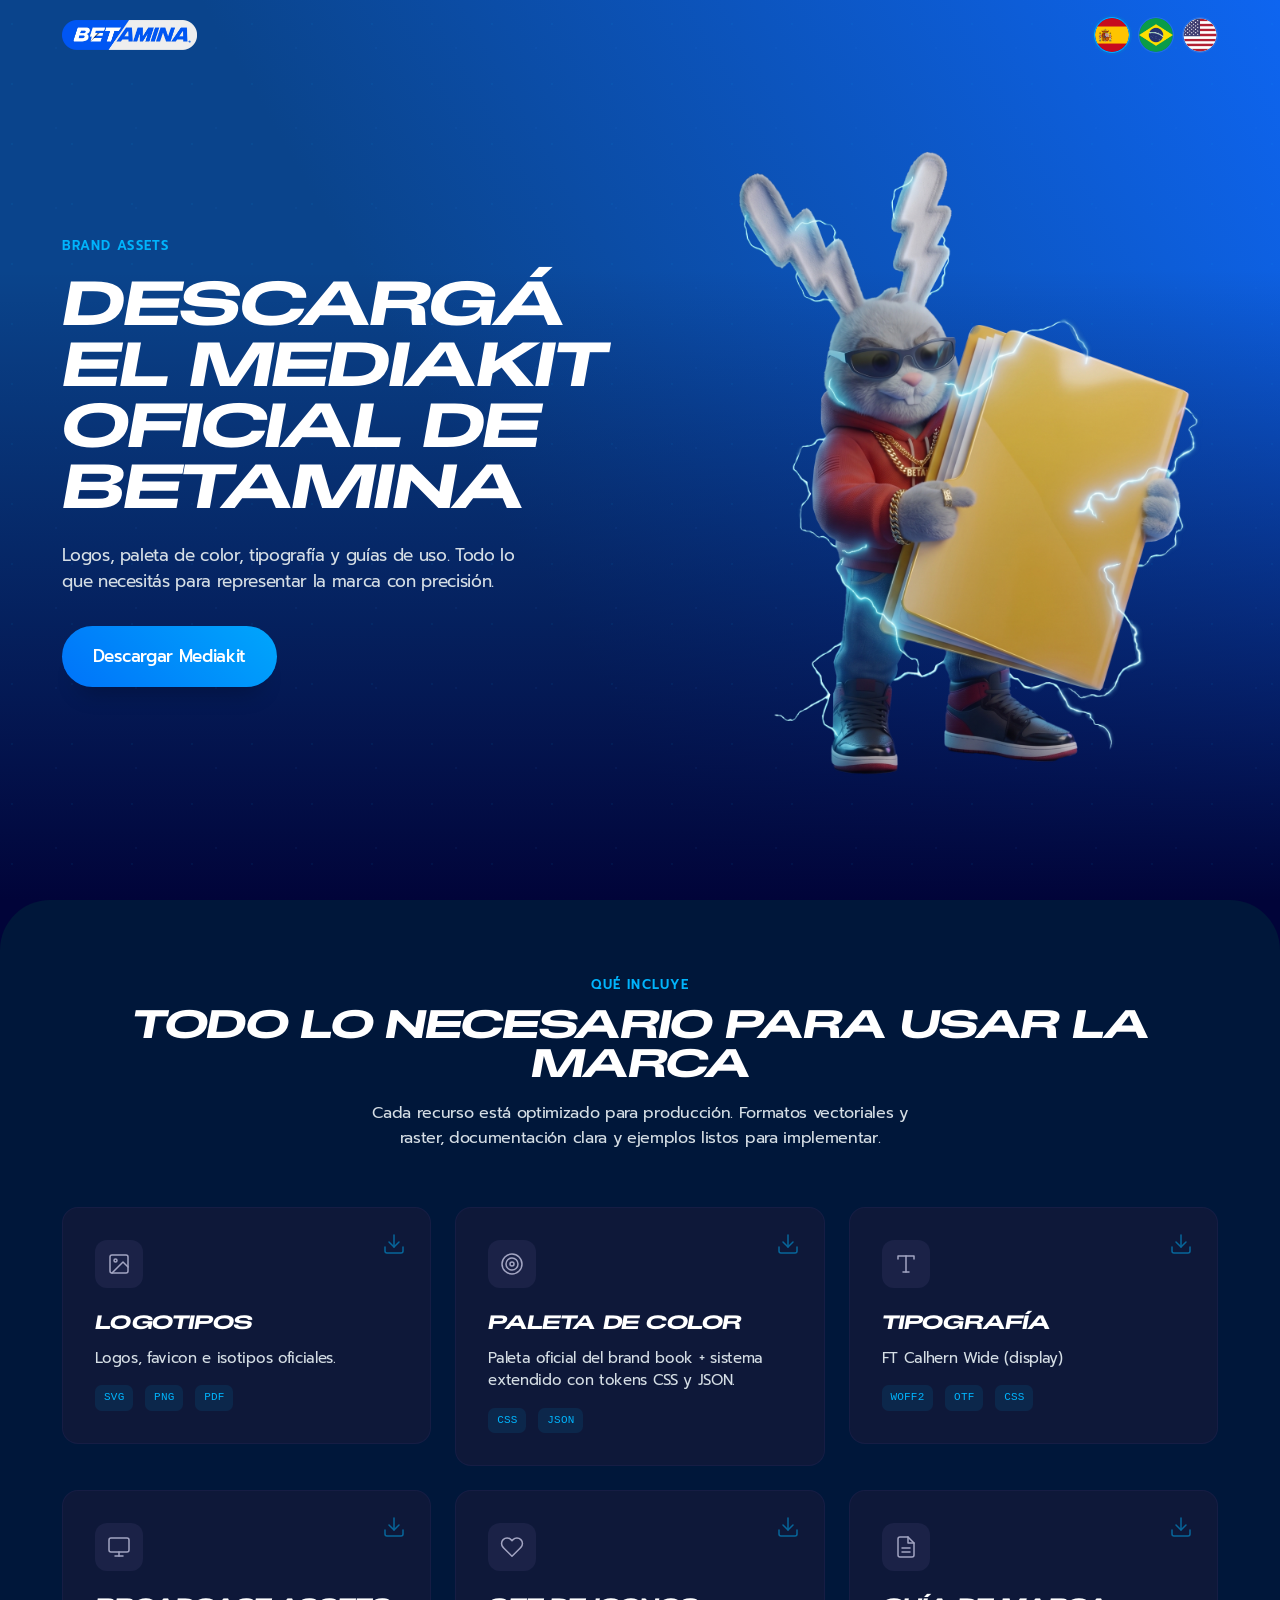
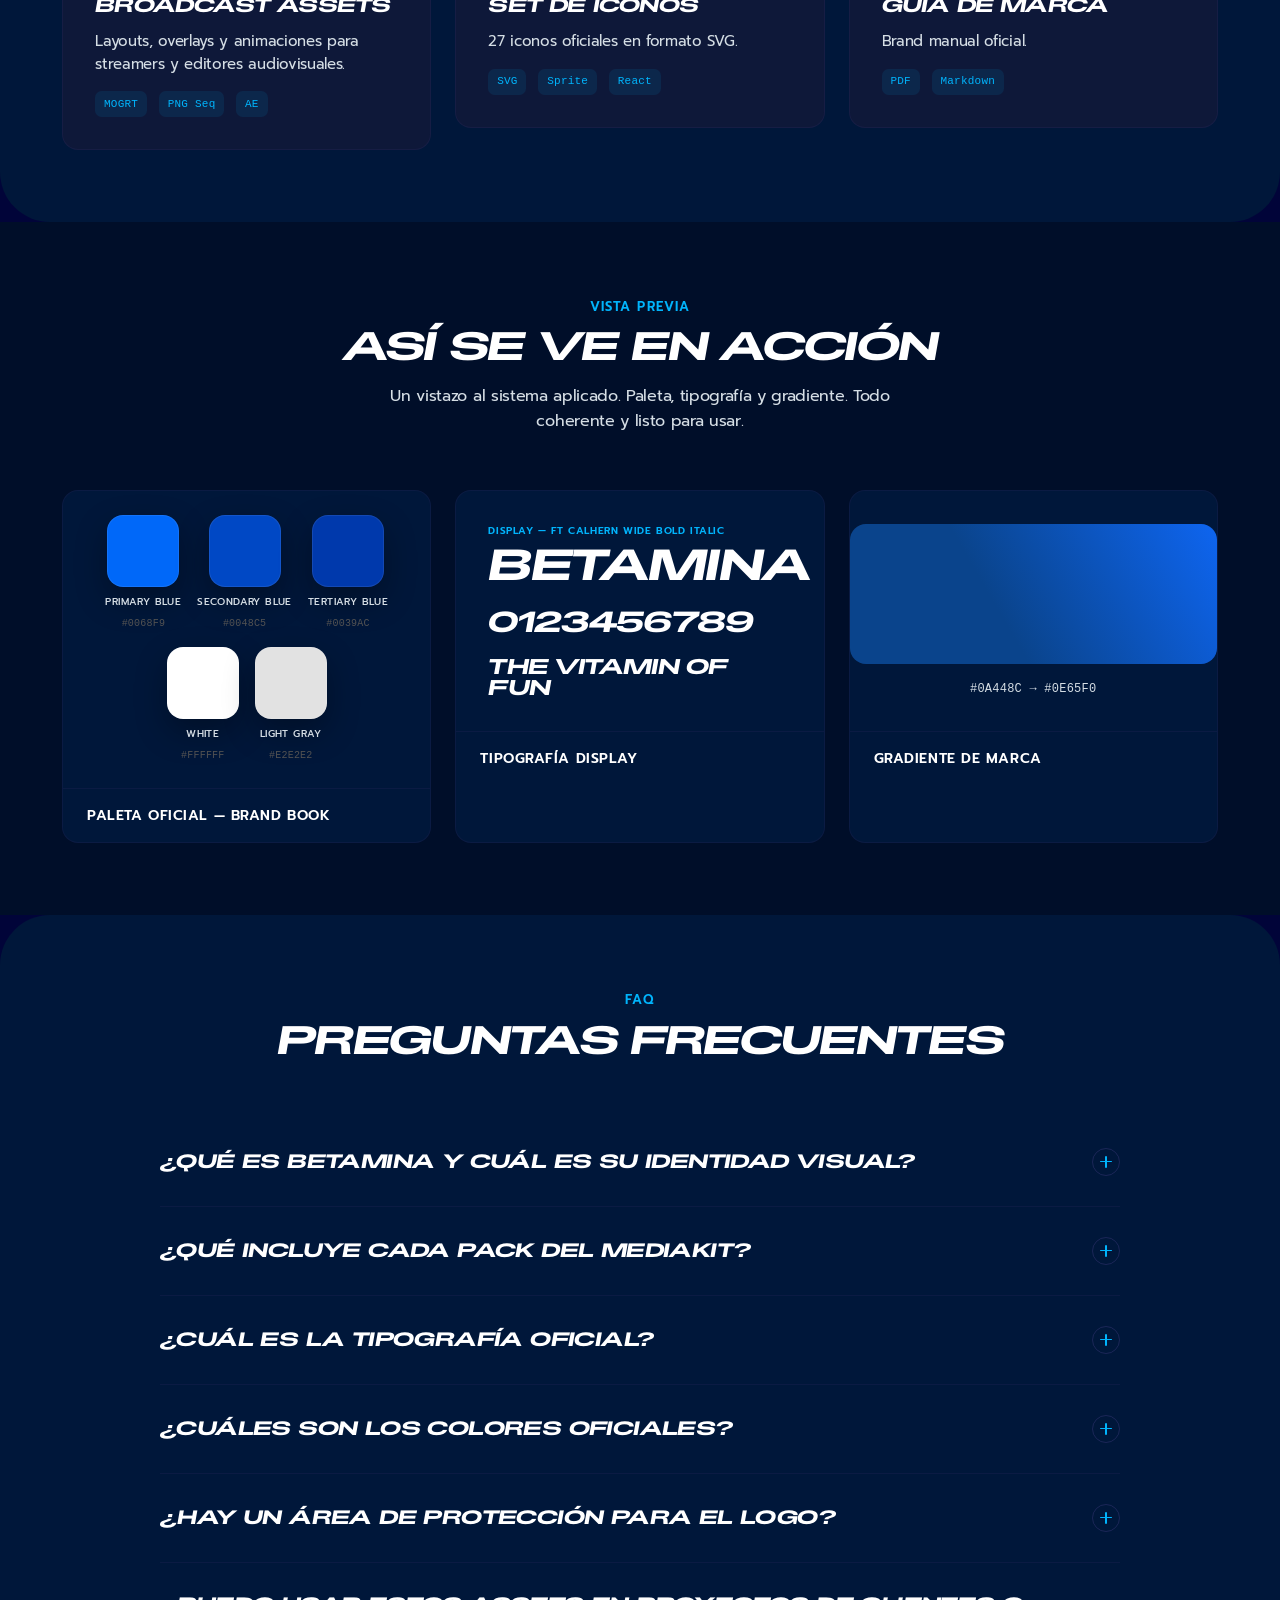
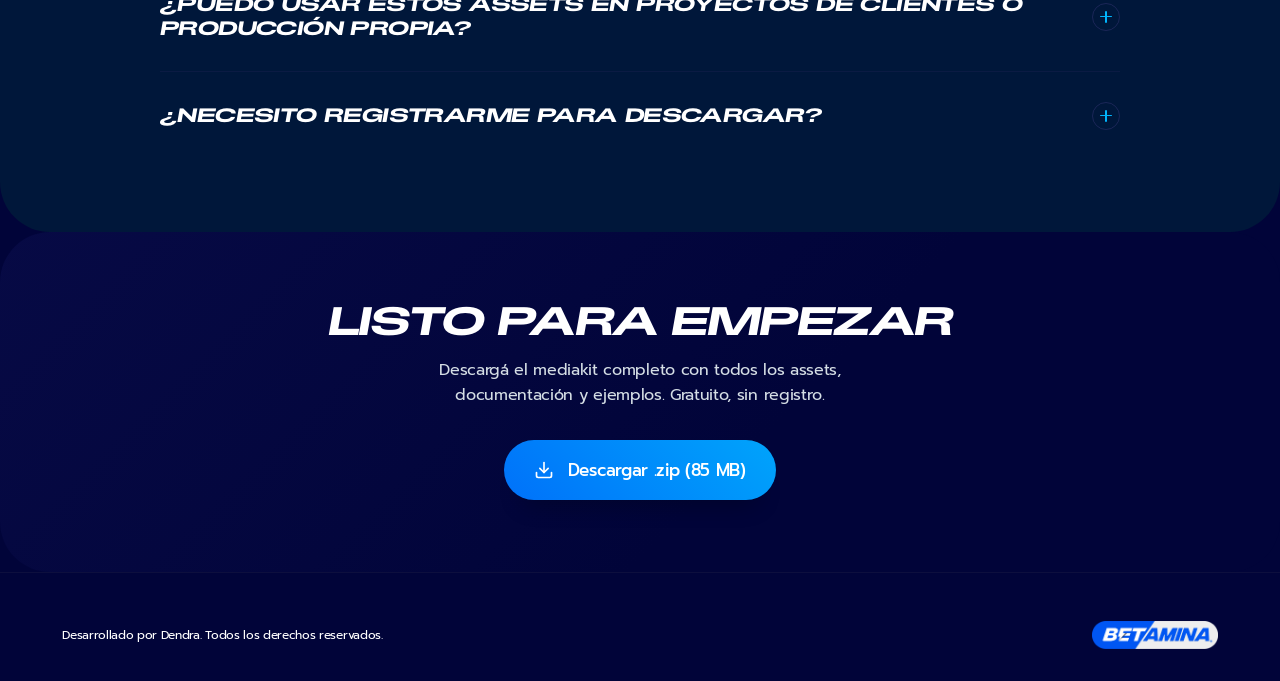
<file: index.html>
<!doctype html>
<html lang="es">
<head>
  <meta charset="utf-8" />
  <meta name="viewport" content="width=device-width, initial-scale=1" />
  <!-- La tipografia del titular: se pide antes que cualquier otra cosa, si no el titular
       se dibuja un instante con la fuente de reserva (Impact en Windows). -->
  <link rel="preload" as="font" type="font/otf" href="assets/tipografia/mox3ccjl-FTCalhern-WideBoldItalic.otf" crossorigin />
  <title>Mediakit — Betamina</title>
  <link rel="preconnect" href="https://fonts.googleapis.com" />
  <link rel="preconnect" href="https://fonts.gstatic.com" crossorigin />
  <link href="https://fonts.googleapis.com/css2?family=Prompt:ital,wght@0,400;0,500;0,600;0,700;1,400;1,600&display=swap" rel="stylesheet" />
  <link rel="icon" type="image/png" href="assets/favicon.png" />
  <style>
    @font-face {
      font-family: 'FT Calhern Wide';
      src: url('assets/tipografia/mox3ccjl-FTCalhern-WideBold.otf') format('opentype');
      font-weight: 700; font-style: normal; font-display: block;
    }
    @font-face {
      font-family: 'FT Calhern Wide';
      src: url('assets/tipografia/mox3ccjl-FTCalhern-WideBoldItalic.otf') format('opentype');
      font-weight: 700; font-style: italic; font-display: block;
    }
    @font-face {
      font-family: 'FT Calhern Wide';
      src: url('assets/tipografia/mox3ccju-FTCalhern-WideSemibold.otf') format('opentype');
      font-weight: 600; font-style: normal; font-display: block;
    }
    @font-face {
      font-family: 'FT Calhern Wide';
      src: url('assets/tipografia/mox3ccju-FTCalhern-WideSemiboldItalic.otf') format('opentype');
      font-weight: 600; font-style: italic; font-display: block;
    }

    :root {
      --brand-blue-primary:   #0068F9;
      --brand-blue-secondary: #0048C5;
      --brand-blue-tertiary:  #0039AC;
      --brand-white:          #FFFFFF;
      --brand-light-gray:     #E2E2E2;
      --color-primary-900:  #010439;
      --color-secondary-400:#00B4FC;
      --color-alternate-300:#3889FA;
      --color-alternate-400:#01448C;
      --color-alternate-600:#002e75;
      --color-alternate-800:#00173A;
      --color-alternate-900:#000E29;
      --color-neutral-100:  var(--brand-white);
      --color-neutral-500:  #525252;
      --color-hover:        #9831fd;
      --bg:                 var(--color-primary-900);
      --surface:            var(--color-alternate-800);
      --surface-alt:        var(--color-alternate-900);
      --fg:                 var(--color-neutral-100);
      --fg-body:            #D5DEE5;
      --muted:              var(--color-neutral-500);
      --border:             var(--color-alternate-600);
      --accent:             var(--color-secondary-400);
      --accent-hover:       var(--color-hover);
      --font-display: 'FT Calhern Wide', 'Oswald', 'Impact', 'Arial Narrow', sans-serif;
      --font-body:    'Prompt', -apple-system, BlinkMacSystemFont, 'Segoe UI', sans-serif;
      --font-mono:    'JetBrains Mono', 'IBM Plex Mono', ui-monospace, Menlo, monospace;
      --separator-y: clamp(5rem, 8vh, 14rem);
      --separator-x: clamp(1.8rem, 4.86vw, 7.5rem);
      --sections-br: clamp(3rem, 4vw, 5rem);
      --header-h:    5.6rem;
      --wrapper:     168rem;
      --gradient-start: #0A448C;
      --gradient-end:   #0E65F0;
      --btn-gradient:   linear-gradient(45deg, var(--brand-blue-primary), var(--color-secondary-400), var(--color-hover));
      --hero-gradient:  linear-gradient(60deg, var(--gradient-start) 40%, var(--gradient-end));
    }

    *, *::before, *::after { box-sizing: border-box; margin: 0; padding: 0; }
    html { font-size: 62.5%; scroll-behavior: smooth; }

    body {
      font-family: var(--font-body); font-size: 1.6rem; font-weight: 400;
      line-height: 1.55; letter-spacing: -0.02em; color: var(--fg-body);
      background: var(--bg); -webkit-font-smoothing: antialiased; overflow-x: hidden;
    }

    .u-heading {
      font-family: var(--font-display); font-weight: 700; font-style: italic;
      text-transform: uppercase; letter-spacing: -0.04em; line-height: 0.95; color: var(--fg);
    }
    .u-text {
      font-size: clamp(1.6rem, 1.11vw, 1.8rem); font-weight: 400;
      line-height: 1.55; letter-spacing: -0.02em; color: var(--fg-body);
    }
    .u-text strong { font-weight: 600; color: var(--fg); }

    .c-btn {
      display: inline-flex; align-items: center; justify-content: center; gap: 0.8em;
      font-family: var(--font-body); font-size: clamp(1.5rem, 1.11vw, 1.7rem); font-weight: 500;
      color: var(--color-neutral-100); text-decoration: none;
      background: var(--btn-gradient); background-size: 300% 300%; background-position: 0% 50%;
      border: none; border-radius: 2em; padding: 0.85em 1.3em; min-height: 4.8rem; cursor: pointer;
      box-shadow: 0 1.3em 1.3em -1em hsl(0 0% 0% / 25%);
      transition: background 350ms ease-out, background-position 350ms ease-out, transform 250ms ease-out, box-shadow 250ms ease-out;
    }
    .c-btn:hover { background-position: 100% 50%; transform: translateY(-2px); box-shadow: 0 1.6em 1.6em -1em hsl(0 0% 0% / 28%); }
    .c-btn--lg { font-size: clamp(1.7rem, 1.32vw, 2rem); padding: 1em 1.8em; min-height: 5.6rem; }

    .c-header {
      position: fixed; top: 0; left: 0; width: 100%; height: var(--header-h); z-index: 100;
      display: flex; align-items: center; padding: 0 var(--separator-x); transition: background 300ms ease;
    }
    .c-header.scrolled {
      background: hsl(237 97% 12% / 85%); backdrop-filter: blur(2rem);
      -webkit-backdrop-filter: blur(2rem); border-bottom: 1px solid hsl(237 50% 22% / 40%);
    }
    .c-header__inner {
      display: flex; align-items: center; justify-content: space-between;
      width: 100%; max-width: var(--wrapper); margin: 0 auto;
    }
    .c-header__logo { display: flex; align-items: center; }
    .c-header__lang { display: flex; align-items: center; gap: 0.8rem; }
    .c-header__lang-btn {
      width: 3.6rem; height: 3.6rem; border-radius: 50%; border: 1.5px solid hsl(0 0% 100% / 10%);
      display: flex; align-items: center; justify-content: center;
      cursor: pointer; transition: border-color 250ms ease, background 250ms ease;
      text-decoration: none; overflow: hidden; background: transparent; padding: 0;
    }
    .c-header__lang-btn img { width: 100%; height: 100%; object-fit: cover; border-radius: 50%; }
    .c-header__lang-btn:hover { border-color: var(--color-secondary-400); }
    .c-header__lang-btn.active { border-color: var(--color-secondary-400); box-shadow: 0 0 0 2px hsl(197 100% 40% / 20%); }

    .s-hero {
      position: relative; min-height: 100svh; display: flex; align-items: center;
      padding: calc(var(--header-h) + 3rem) var(--separator-x) 8rem; overflow: hidden;
    }
    .s-hero__bg { position: absolute; inset: 0; z-index: 0; }
    .s-hero__bg--angle { position: absolute; inset: 0; background: var(--hero-gradient); }
    .s-hero__bg--fade { position: absolute; inset: 0; background: linear-gradient(180deg, transparent 30%, var(--color-primary-900)); }
    .s-hero__pattern {
      position: absolute; inset: 0; opacity: 0.06;
      background-image: radial-gradient(circle at 20% 40%, var(--color-secondary-400) 1px, transparent 1px),
                        radial-gradient(circle at 70% 60%, var(--color-alternate-300) 1px, transparent 1px);
      background-size: 6rem 6rem, 8rem 8rem;
    }
    .s-hero__content {
      position: relative; z-index: 1; max-width: var(--wrapper); margin: 0 auto;
      width: 100%; display: grid; grid-template-columns: 1fr; gap: 4rem; align-items: center;
    }
    .s-hero__text { max-width: 64rem; }
    .s-hero__eyebrow {
      display: inline-block; font-family: var(--font-body); font-size: 1.3rem;
      font-weight: 600; text-transform: uppercase; letter-spacing: 0.08em;
      color: var(--color-secondary-400); margin-bottom: 2rem;
    }
    .s-hero__headline { font-size: clamp(3.8rem, 5vw, 6.4rem); margin-bottom: 2.4rem; }
    .s-hero__deck { font-size: clamp(1.7rem, 1.32vw, 2rem); max-width: 48rem; margin-bottom: 3.2rem; line-height: 1.5; }
    .s-hero__visual { display: flex; align-items: center; justify-content: center; }
    .s-hero__img { width: 100%; max-width: 52rem; height: auto; display: block; border-radius: 2rem; }

    .s-section { padding: var(--separator-y) var(--separator-x); position: relative; }
    .s-section__inner { max-width: var(--wrapper); margin: 0 auto; }
    .s-section__header { text-align: center; margin-bottom: 5.6rem; }
    .s-section__eyebrow {
      display: inline-block; font-family: var(--font-body); font-size: 1.3rem;
      font-weight: 600; text-transform: uppercase; letter-spacing: 0.08em;
      color: var(--color-secondary-400); margin-bottom: 1.2rem;
    }
    .s-section__title { font-size: clamp(3rem, 3.2vw, 4.8rem); margin-bottom: 1.6rem; }
    .s-section__sub { font-size: clamp(1.6rem, 1.11vw, 1.8rem); max-width: 56rem; margin: 0 auto; color: var(--fg-body); }

    .s-contents { background: var(--surface); border-radius: var(--sections-br); }
    .s-contents .grid { display: grid; grid-template-columns: 1fr; gap: 2.4rem; }

    .card-link { text-decoration: none; color: inherit; display: block; cursor: pointer; }
    .card {
      background: hsl(237 40% 16% / 60%); border: 1px solid hsl(237 40% 24% / 40%);
      border-radius: 1.6rem; padding: 3.2rem; position: relative;
      transition: border-color 300ms ease, transform 300ms ease;
    }
    .card-link:hover .card { border-color: var(--color-secondary-400); transform: translateY(-3px); }
    .card-link.downloading .card { opacity: 0.5; pointer-events: none; }
    .card-link.downloading .card::after {
      content: 'Descargando…'; position: absolute; inset: 0; display: flex;
      align-items: center; justify-content: center; font-family: var(--font-body);
      font-size: 1.6rem; font-weight: 600; color: var(--accent);
      background: hsl(237 40% 16% / 80%); border-radius: 1.6rem;
    }
    .card__icon {
      width: 4.8rem; height: 4.8rem; border-radius: 1.2rem; background: hsl(237 35% 25% / 50%);
      display: flex; align-items: center; justify-content: center; margin-bottom: 2rem;
      font-size: 2rem; color: hsl(237 20% 70%);
    }
    .card__title {
      font-family: var(--font-display); font-weight: 700; font-style: italic;
      text-transform: uppercase; font-size: 2rem; letter-spacing: -0.04em;
      color: var(--fg); margin-bottom: 0.8rem;
    }
    .card__desc { font-size: 1.5rem; color: var(--fg-body); line-height: 1.5; }
    .card__meta { display: flex; gap: 1.2rem; margin-top: 1.6rem; flex-wrap: wrap; }
    .card__tag {
      font-family: var(--font-mono); font-size: 1.1rem; color: var(--color-secondary-400);
      background: hsl(197 100% 40% / 12%); padding: 0.4em 0.8em; border-radius: 0.6em; letter-spacing: 0.02em;
    }
    .card__dl-icon {
      position: absolute; top: 2.4rem; right: 2.4rem; width: 2.4rem; height: 2.4rem;
      color: var(--color-secondary-400); opacity: 0.5; transition: opacity 300ms ease;
    }
    .card-link:hover .card__dl-icon { opacity: 1; }

    .s-faq { background: var(--surface); border-radius: var(--sections-br); }
    .s-faq__list { max-width: 96rem; margin: 0 auto; }
    .s-faq details { border-bottom: 1px solid hsl(237 40% 24% / 30%); }
    .s-faq details:last-child { border-bottom: none; }
    .s-faq summary {
      display: flex; align-items: center; justify-content: space-between; gap: 2rem;
      padding: 3rem 0; cursor: pointer; list-style: none;
      font-family: var(--font-display); font-weight: 700; font-style: italic;
      text-transform: uppercase; font-size: 2rem; letter-spacing: -0.03em;
      color: var(--fg); line-height: 1.2; transition: color 250ms ease;
    }
    .s-faq summary::-webkit-details-marker { display: none; }
    .s-faq summary::marker { display: none; content: none; }
    .s-faq summary:hover { color: var(--color-secondary-400); }
    .s-faq summary .indicator {
      flex-shrink: 0; width: 2.8rem; height: 2.8rem; border-radius: 50%;
      border: 1.5px solid hsl(237 40% 30% / 60%);
      display: flex; align-items: center; justify-content: center;
      transition: border-color 250ms ease, background 250ms ease;
    }
    .s-faq summary .indicator::before,
    .s-faq summary .indicator::after {
      content: ''; position: absolute; background: var(--color-secondary-400);
      transition: transform 300ms ease;
    }
    .s-faq summary .indicator::before {
      width: 1.2rem; height: 1.5px; border-radius: 1px;
    }
    .s-faq summary .indicator::after {
      width: 1.5px; height: 1.2rem; border-radius: 1px;
    }
    .s-faq details[open] summary .indicator::after { transform: rotate(90deg); }
    .s-faq details[open] summary { color: var(--color-secondary-400); }
    .s-faq details[open] summary .indicator { border-color: var(--color-secondary-400); background: hsl(197 100% 40% / 10%); }
    .s-faq__a { padding: 0 0 3rem; font-size: 1.5rem; color: var(--fg-body); line-height: 1.7; }

    .s-showcase { background: var(--color-alternate-900); }
    .s-showcase__grid { display: grid; grid-template-columns: 1fr; gap: 2.4rem; }
    .showcase-card {
      border-radius: 1.6rem; overflow: hidden; background: var(--surface);
      border: 1px solid hsl(237 40% 24% / 30%);
    }
    .showcase-card__preview { padding: 0; min-height: 24rem; display: flex; align-items: center; justify-content: center; }
    .showcase-card__label {
      padding: 1.6rem 2.4rem; font-family: var(--font-body); font-size: 1.4rem;
      font-weight: 600; color: var(--fg); text-transform: uppercase; letter-spacing: 0.04em;
      border-top: 1px solid hsl(237 40% 24% / 30%);
    }

    .palette-swatch { display: flex; flex-direction: column; align-items: center; gap: 0.8rem; }
    .palette-swatch__chip {
      width: 7.2rem; height: 7.2rem; border-radius: 1.6rem;
      box-shadow: 0 0.8em 2em hsl(0 0% 0% / 30%); border: 1px solid hsl(0 0% 100% / 8%);
    }
    .palette-swatch__name {
      font-family: var(--font-body); font-size: 1rem; font-weight: 500;
      text-transform: uppercase; letter-spacing: 0.04em; color: var(--fg-body); text-align: center; line-height: 1.3;
    }
    .palette-swatch__hex {
      font-family: var(--font-mono); font-size: 1rem; color: var(--muted); letter-spacing: 0.02em;
    }

    .type-sample { padding: 3.2rem; display: flex; flex-direction: column; gap: 2rem; width: 100%; }
    .type-sample__display {
      font-family: var(--font-display); font-weight: 700; font-style: italic;
      font-size: clamp(3.2rem, 3.5vw, 4.8rem); line-height: 0.95;
      text-transform: uppercase; letter-spacing: -0.04em; color: var(--fg);
    }
    .type-sample__display-label {
      font-family: var(--font-body); font-size: 1rem; font-weight: 600;
      text-transform: uppercase; letter-spacing: 0.06em; color: var(--color-secondary-400); margin-bottom: -1.2rem;
    }

    .s-cta {
      position: relative; background: var(--color-primary-900);
      border-radius: var(--sections-br); overflow: hidden;
    }
    .s-cta__bg { position: absolute; inset: 0; background: linear-gradient(135deg, hsl(237 70% 20% / 40%), transparent 60%); pointer-events: none; }
    .s-cta .s-section__inner { position: relative; z-index: 1; display: flex; flex-direction: column; align-items: center; text-align: center; }
    .s-cta__title { font-size: clamp(2.6rem, 3.2vw, 4.8rem); margin-bottom: 1.6rem; }
    .s-cta__sub { max-width: 48rem; margin-bottom: 3.2rem; }
    .s-cta__actions { display: flex; flex-wrap: wrap; gap: 1.6rem; justify-content: center; }

    .c-footer { padding: 4.8rem var(--separator-x) 3.2rem; border-top: 1px solid hsl(237 40% 20% / 40%); }
    .c-footer__inner { max-width: var(--wrapper); margin: 0 auto; display: flex; align-items: center; justify-content: space-between; }
    .c-footer__left { display: flex; flex-direction: column; gap: 0.8rem; }
    .c-footer__logo { display: flex; align-items: center; }
    .c-footer__copy { font-family: var(--font-body); font-size: 1.2rem; color: var(--fg); }

    @media (min-width: 768px) {
      .s-hero__content { grid-template-columns: 1fr 1fr; gap: 4rem; }
      .s-contents .grid { grid-template-columns: repeat(2, 1fr); }
      .s-showcase__grid { grid-template-columns: repeat(2, 1fr); }
    }
    @media (min-width: 980px) {
      .s-contents .grid { grid-template-columns: repeat(3, 1fr); }
      .s-showcase__grid { grid-template-columns: repeat(3, 1fr); }
    }
    @media (min-width: 1200px) {
      :root { --header-h: 7rem; }
      .s-hero__content { grid-template-columns: 1.1fr 0.9fr; }
    }
    @media (max-width: 767px) {
      .s-hero__img { max-width: 100%; }
      .c-footer__inner { flex-direction: column; gap: 2rem; text-align: center; }
      .c-footer__left { align-items: center; }
    }
  </style>
</head>
<body>

  <header class="c-header" id="header">
    <div class="c-header__inner">
      <a href="#" class="c-header__logo">
        <img src="assets/logo-betamina.webp" alt="Logotipo Betamina" style="height:3rem;width:auto;display:block;" />
      </a>
      <div class="c-header__lang">
        <a href="index.html" class="c-header__lang-btn active" title="Español">
          <img src="assets/flag-es.png" alt="Bandera España — Español" />
        </a>
        <a href="index-pt.html" class="c-header__lang-btn" title="Português">
          <img src="assets/flag-pt.png" alt="Bandera Brasil — Português" />
        </a>
        <a href="index-en.html" class="c-header__lang-btn" title="English">
          <img src="assets/flag-en.png" alt="Bandera Estados Unidos — English" />
        </a>
      </div>
    </div>
  </header>

  <section class="s-hero" data-od-id="hero">
    <div class="s-hero__bg">
      <div class="s-hero__bg--angle"></div>
      <div class="s-hero__bg--fade"></div>
      <div class="s-hero__pattern"></div>
    </div>
    <div class="s-hero__content">
      <div class="s-hero__text">
        <span class="s-hero__eyebrow">Brand Assets</span>
        <h1 class="u-heading s-hero__headline">Descargá el mediakit oficial de Betamina</h1>
        <p class="u-text s-hero__deck">Logos, paleta de color, tipografía y guías de uso. Todo lo que necesitás para representar la marca con precisión.</p>
        <a href="downloads/Mediakit.zip" class="c-btn c-btn--lg" download>Descargar Mediakit</a>
      </div>
      <div class="s-hero__visual">
        <img src="assets/hero-mediakit.png" alt="Mockup del Mediakit Betamina" class="s-hero__img" />
      </div>
    </div>
  </section>

  <section class="s-section s-contents" id="contents" data-od-id="contents">
    <div class="s-section__inner">
      <div class="s-section__header">
        <span class="s-section__eyebrow">Qué incluye</span>
        <h2 class="u-heading s-section__title">Todo lo necesario para usar la marca</h2>
        <p class="u-text s-section__sub">Cada recurso está optimizado para producción. Formatos vectoriales y raster, documentación clara y ejemplos listos para implementar.</p>
      </div>
      <div class="grid">

        <a class="card-link" download href="downloads/Logos_betamina.zip" data-dl="Logotipos">
          <div class="card">
            <svg class="card__dl-icon" width="24" height="24" viewBox="0 0 24 24" fill="none" stroke="currentColor" stroke-width="1.5" stroke-linecap="round" stroke-linejoin="round"><path d="M21 15v4a2 2 0 01-2 2H5a2 2 0 01-2-2v-4"/><polyline points="7 10 12 15 17 10"/><line x1="12" y1="15" x2="12" y2="3"/></svg>
            <div class="card__icon">
              <svg width="24" height="24" viewBox="0 0 24 24" fill="none" stroke="currentColor" stroke-width="1.5" stroke-linecap="round" stroke-linejoin="round"><rect x="3" y="3" width="18" height="18" rx="2"/><circle cx="8.5" cy="8.5" r="1.5"/><polyline points="21 15 16 10 5 21"/></svg>
            </div>
            <div class="card__title">Logotipos</div>
            <div class="card__desc">Logos, favicon e isotipos oficiales.</div>
            <div class="card__meta">
              <span class="card__tag">SVG</span><span class="card__tag">PNG</span><span class="card__tag">PDF</span>
            </div>
          </div>
        </a>

        <a class="card-link" download href="downloads/Paleta_de_colores.zip" data-dl="Paleta de Color">
          <div class="card">
            <svg class="card__dl-icon" width="24" height="24" viewBox="0 0 24 24" fill="none" stroke="currentColor" stroke-width="1.5" stroke-linecap="round" stroke-linejoin="round"><path d="M21 15v4a2 2 0 01-2 2H5a2 2 0 01-2-2v-4"/><polyline points="7 10 12 15 17 10"/><line x1="12" y1="15" x2="12" y2="3"/></svg>
            <div class="card__icon">
              <svg width="24" height="24" viewBox="0 0 24 24" fill="none" stroke="currentColor" stroke-width="1.5" stroke-linecap="round" stroke-linejoin="round"><circle cx="12" cy="12" r="10"/><circle cx="12" cy="12" r="6"/><circle cx="12" cy="12" r="2"/></svg>
            </div>
            <div class="card__title">Paleta de Color</div>
            <div class="card__desc">Paleta oficial del brand book + sistema extendido con tokens CSS y JSON.</div>
            <div class="card__meta">
              <span class="card__tag">CSS</span><span class="card__tag">JSON</span>
            </div>
          </div>
        </a>

        <a class="card-link" download href="downloads/FTCalhern.zip" data-dl="Tipografía">
          <div class="card">
            <svg class="card__dl-icon" width="24" height="24" viewBox="0 0 24 24" fill="none" stroke="currentColor" stroke-width="1.5" stroke-linecap="round" stroke-linejoin="round"><path d="M21 15v4a2 2 0 01-2 2H5a2 2 0 01-2-2v-4"/><polyline points="7 10 12 15 17 10"/><line x1="12" y1="15" x2="12" y2="3"/></svg>
            <div class="card__icon">
              <svg width="24" height="24" viewBox="0 0 24 24" fill="none" stroke="currentColor" stroke-width="1.5" stroke-linecap="round" stroke-linejoin="round"><polyline points="4 7 4 4 20 4 20 7"/><line x1="9" y1="20" x2="15" y2="20"/><line x1="12" y1="4" x2="12" y2="20"/></svg>
            </div>
            <div class="card__title">Tipografía</div>
            <div class="card__desc">FT Calhern Wide (display)</div>
            <div class="card__meta">
              <span class="card__tag">WOFF2</span><span class="card__tag">OTF</span><span class="card__tag">CSS</span>
            </div>
          </div>
        </a>

        <a class="card-link" download href="downloads/Broadcast Assets.zip" data-dl="Broadcast Assets">
          <div class="card">
            <svg class="card__dl-icon" width="24" height="24" viewBox="0 0 24 24" fill="none" stroke="currentColor" stroke-width="1.5" stroke-linecap="round" stroke-linejoin="round"><path d="M21 15v4a2 2 0 01-2 2H5a2 2 0 01-2-2v-4"/><polyline points="7 10 12 15 17 10"/><line x1="12" y1="15" x2="12" y2="3"/></svg>
            <div class="card__icon">
              <svg width="24" height="24" viewBox="0 0 24 24" fill="none" stroke="currentColor" stroke-width="1.5" stroke-linecap="round" stroke-linejoin="round"><rect x="2" y="3" width="20" height="14" rx="2"/><line x1="8" y1="21" x2="16" y2="21"/><line x1="12" y1="17" x2="12" y2="21"/></svg>
            </div>
            <div class="card__title">Broadcast Assets</div>
            <div class="card__desc">Layouts, overlays y animaciones para streamers y editores audiovisuales.</div>
            <div class="card__meta">
              <span class="card__tag">MOGRT</span><span class="card__tag">PNG Seq</span><span class="card__tag">AE</span>
            </div>
          </div>
        </a>

        <a class="card-link" download href="downloads/Iconos Betamina.zip" data-dl="Iconos">
          <div class="card">
            <svg class="card__dl-icon" width="24" height="24" viewBox="0 0 24 24" fill="none" stroke="currentColor" stroke-width="1.5" stroke-linecap="round" stroke-linejoin="round"><path d="M21 15v4a2 2 0 01-2 2H5a2 2 0 01-2-2v-4"/><polyline points="7 10 12 15 17 10"/><line x1="12" y1="15" x2="12" y2="3"/></svg>
            <div class="card__icon">
              <svg width="24" height="24" viewBox="0 0 24 24" fill="none" stroke="currentColor" stroke-width="1.5" stroke-linecap="round" stroke-linejoin="round"><path d="M20.84 4.61a5.5 5.5 0 00-7.78 0L12 5.67l-1.06-1.06a5.5 5.5 0 00-7.78 7.78l1.06 1.06L12 21.23l7.78-7.78 1.06-1.06a5.5 5.5 0 000-7.78z"/></svg>
            </div>
            <div class="card__title">Set de Iconos</div>
            <div class="card__desc">27 iconos oficiales en formato SVG.</div>
            <div class="card__meta">
              <span class="card__tag">SVG</span><span class="card__tag">Sprite</span><span class="card__tag">React</span>
            </div>
          </div>
        </a>

        <a class="card-link" download href="downloads/Manuales de marca.zip" data-dl="Guía de Marca">
          <div class="card">
            <svg class="card__dl-icon" width="24" height="24" viewBox="0 0 24 24" fill="none" stroke="currentColor" stroke-width="1.5" stroke-linecap="round" stroke-linejoin="round"><path d="M21 15v4a2 2 0 01-2 2H5a2 2 0 01-2-2v-4"/><polyline points="7 10 12 15 17 10"/><line x1="12" y1="15" x2="12" y2="3"/></svg>
            <div class="card__icon">
              <svg width="24" height="24" viewBox="0 0 24 24" fill="none" stroke="currentColor" stroke-width="1.5" stroke-linecap="round" stroke-linejoin="round"><path d="M14 2H6a2 2 0 00-2 2v16a2 2 0 002 2h12a2 2 0 002-2V8z"/><polyline points="14 2 14 8 20 8"/><line x1="16" y1="13" x2="8" y2="13"/><line x1="16" y1="17" x2="8" y2="17"/></svg>
            </div>
            <div class="card__title">Guía de Marca</div>
            <div class="card__desc">Brand manual oficial.</div>
            <div class="card__meta">
              <span class="card__tag">PDF</span><span class="card__tag">Markdown</span>
            </div>
          </div>
        </a>

      </div>
    </div>
  </section>

  <section class="s-section s-showcase" id="showcase" data-od-id="showcase">
    <div class="s-section__inner">
      <div class="s-section__header">
        <span class="s-section__eyebrow">Vista previa</span>
        <h2 class="u-heading s-section__title">Así se ve en acción</h2>
        <p class="u-text s-section__sub">Un vistazo al sistema aplicado. Paleta, tipografía y gradiente. Todo coherente y listo para usar.</p>
      </div>
      <div class="s-showcase__grid">

        <div class="showcase-card">
          <div class="showcase-card__preview" style="padding:2.4rem;">
            <div style="display:flex;flex-wrap:wrap;gap:1.6rem;justify-content:center;">
              <div class="palette-swatch">
                <div class="palette-swatch__chip" style="background:#0068F9"></div>
                <span class="palette-swatch__name">Primary Blue</span>
                <span class="palette-swatch__hex">#0068F9</span>
              </div>
              <div class="palette-swatch">
                <div class="palette-swatch__chip" style="background:#0048C5"></div>
                <span class="palette-swatch__name">Secondary Blue</span>
                <span class="palette-swatch__hex">#0048C5</span>
              </div>
              <div class="palette-swatch">
                <div class="palette-swatch__chip" style="background:#0039AC"></div>
                <span class="palette-swatch__name">Tertiary Blue</span>
                <span class="palette-swatch__hex">#0039AC</span>
              </div>
              <div class="palette-swatch">
                <div class="palette-swatch__chip" style="background:#FFFFFF"></div>
                <span class="palette-swatch__name">White</span>
                <span class="palette-swatch__hex">#FFFFFF</span>
              </div>
              <div class="palette-swatch">
                <div class="palette-swatch__chip" style="background:#E2E2E2"></div>
                <span class="palette-swatch__name">Light Gray</span>
                <span class="palette-swatch__hex">#E2E2E2</span>
              </div>
            </div>
          </div>
          <div class="showcase-card__label">Paleta Oficial — Brand Book</div>
        </div>

        <div class="showcase-card">
          <div class="showcase-card__preview">
            <div class="type-sample">
              <span class="type-sample__display-label">Display — FT Calhern Wide Bold Italic</span>
              <div class="type-sample__display">Betamina</div>
              <div class="type-sample__display" style="font-size:clamp(2rem,2.5vw,3rem);">0123456789</div>
              <div class="type-sample__display" style="font-size:clamp(1.6rem,2vw,2.2rem);">THE VITAMIN OF FUN</div>
            </div>
          </div>
          <div class="showcase-card__label">Tipografía Display</div>
        </div>

        <div class="showcase-card">
          <div class="showcase-card__preview" style="display:flex;align-items:center;justify-content:center;flex-direction:column;gap:1.6rem;">
            <div style="width:100%;height:14rem;border-radius:1.6rem;background:var(--hero-gradient);"></div>
            <span style="font-family:var(--font-mono);font-size:1.2rem;color:var(--fg-body);letter-spacing:0.02em;">#0A448C  →  #0E65F0</span>
          </div>
          <div class="showcase-card__label">Gradiente de Marca</div>
        </div>

      </div>
    </div>
  </section>

  <section class="s-section s-faq" data-od-id="faq">
    <div class="s-section__inner">
      <div class="s-section__header">
        <span class="s-section__eyebrow">FAQ</span>
        <h2 class="u-heading s-section__title">Preguntas Frecuentes</h2>
      </div>
      <div class="s-faq__list">

        <details>
          <summary>
            <span>¿Qué es Betamina y cuál es su identidad visual?</span>
            <span class="indicator" style="position:relative;"></span>
          </summary>
          <div class="s-faq__a">Betamina es una plataforma multisport y casino orientada al jugador LATAM. Su identidad se construye sobre un concepto energético: líneas dinámicas, diagonales agresivas, azules vibrantes y tipografía geométrica — todo diseñado para transmitir impulso, velocidad y diversión.</div>
        </details>

        <details>
          <summary>
            <span>¿Qué incluye cada pack del Mediakit?</span>
            <span class="indicator" style="position:relative;"></span>
          </summary>
          <div class="s-faq__a">Cada sección se descarga como un ZIP independiente con todos los archivos listos para producción:<br><br><strong>Logotipos</strong> → logos, favicon e isotipos oficiales en SVG, PNG y PDF<br><strong>Paleta de Color</strong> → brand book con tokens CSS y JSON<br><strong>Tipografía</strong> → FT Calhern Wide (display) en WOFF2 y OTF<br><strong>Broadcast Assets</strong> → layouts, overlays y animaciones para streamers en MOGRT, PNG seq y AE<br><strong>Set de Iconos</strong> → 27 iconos oficiales en formato SVG<br><strong>Guía de Marca</strong> → brand manual oficial en PDF y Markdown</div>
        </details>

        <details>
          <summary>
            <span>¿Cuál es la tipografía oficial?</span>
            <span class="indicator" style="position:relative;"></span>
          </summary>
          <div class="s-faq__a">La tipografía institucional es FT Calhern, una sans serif geométrica contemporánea. Se recomienda usarla exclusivamente en todas las comunicaciones oficiales para mantener coherencia del sistema visual.</div>
        </details>

        <details>
          <summary>
            <span>¿Cuáles son los colores oficiales?</span>
            <span class="indicator" style="position:relative;"></span>
          </summary>
          <div class="s-faq__a">La paleta principal se compone de tres azules y dos neutros:<br><br><strong>Primary Blue</strong> #0068F9 — Pantone 2727 C<br><strong>Secondary Blue</strong> #0048C5 — Pantone 293 C<br><strong>Tertiary Blue</strong> #0039AC — Pantone 294 C<br><strong>White</strong> #FFFFFF y <strong>Light Gray</strong> #E2E2E2 — Cool Gray 1 C</div>
        </details>

        <details>
          <summary>
            <span>¿Hay un área de protección para el logo?</span>
            <span class="indicator" style="position:relative;"></span>
          </summary>
          <div class="s-faq__a">Sí. El logo requiere un área libre definida por el módulo X (distancia entre la base de "BETAMINA" y el borde inferior del contenedor), aplicado a los cuatro lados. Ningún elemento gráfico debe invadir esa zona.</div>
        </details>

        <details>
          <summary>
            <span>¿Puedo usar estos assets en proyectos de clientes o producción propia?</span>
            <span class="indicator" style="position:relative;"></span>
          </summary>
          <div class="s-faq__a">Los recursos están optimizados para producción profesional — agencias, diseñadores y desarrolladores que trabajan con la marca. Todos los formatos son vectoriales o de alta resolución, listos para implementar sin ajustes adicionales.</div>
        </details>

        <details>
          <summary>
            <span>¿Necesito registrarme para descargar?</span>
            <span class="indicator" style="position:relative;"></span>
          </summary>
          <div class="s-faq__a">No. La descarga es gratuita y sin registro. Cada pack está disponible como ZIP individual o podés descargar todo el Mediakit completo (85 MB) desde la sección de descarga.</div>
        </details>

      </div>
    </div>
  </section>

  <section class="s-section s-cta" id="cta" data-od-id="cta">
    <div class="s-cta__bg"></div>
    <div class="s-section__inner">
      <h2 class="u-heading s-cta__title">Listo para empezar</h2>
      <p class="u-text s-cta__sub">Descargá el mediakit completo con todos los assets, documentación y ejemplos. Gratuito, sin registro.</p>
      <div class="s-cta__actions">
        <a href="downloads/Mediakit.zip" class="c-btn c-btn--lg js-dl" download data-dl="Mediakit Completo">
          <svg width="20" height="20" viewBox="0 0 24 24" fill="none" stroke="currentColor" stroke-width="2" stroke-linecap="round" stroke-linejoin="round"><path d="M21 15v4a2 2 0 01-2 2H5a2 2 0 01-2-2v-4"/><polyline points="7 10 12 15 17 10"/><line x1="12" y1="15" x2="12" y2="3"/></svg>
          Descargar .zip (85 MB)
        </a>
      </div>
    </div>
  </section>

  <footer class="c-footer">
    <div class="c-footer__inner">
      <div class="c-footer__left">
        <div class="c-footer__copy">Desarrollado por Dendra. Todos los derechos reservados.</div>
      </div>
      <a href="#" class="c-footer__logo">
        <img src="assets/logo-betamina.webp" alt="Logotipo Betamina" style="height:2.8rem;width:auto;display:block;" />
      </a>
    </div>
  </footer>

  <script>
    const header = document.getElementById('header');
    window.addEventListener('scroll', () => {
      header.classList.toggle('scrolled', window.scrollY > 48);
    }, { passive: true });

    // Los enlaces de descarga usan el propio navegador (atributo download):
    // sin fetch ni blob, con barra de progreso real y sin cargar el archivo en memoria.
    });
  </script>

</body>
</html>
</file>
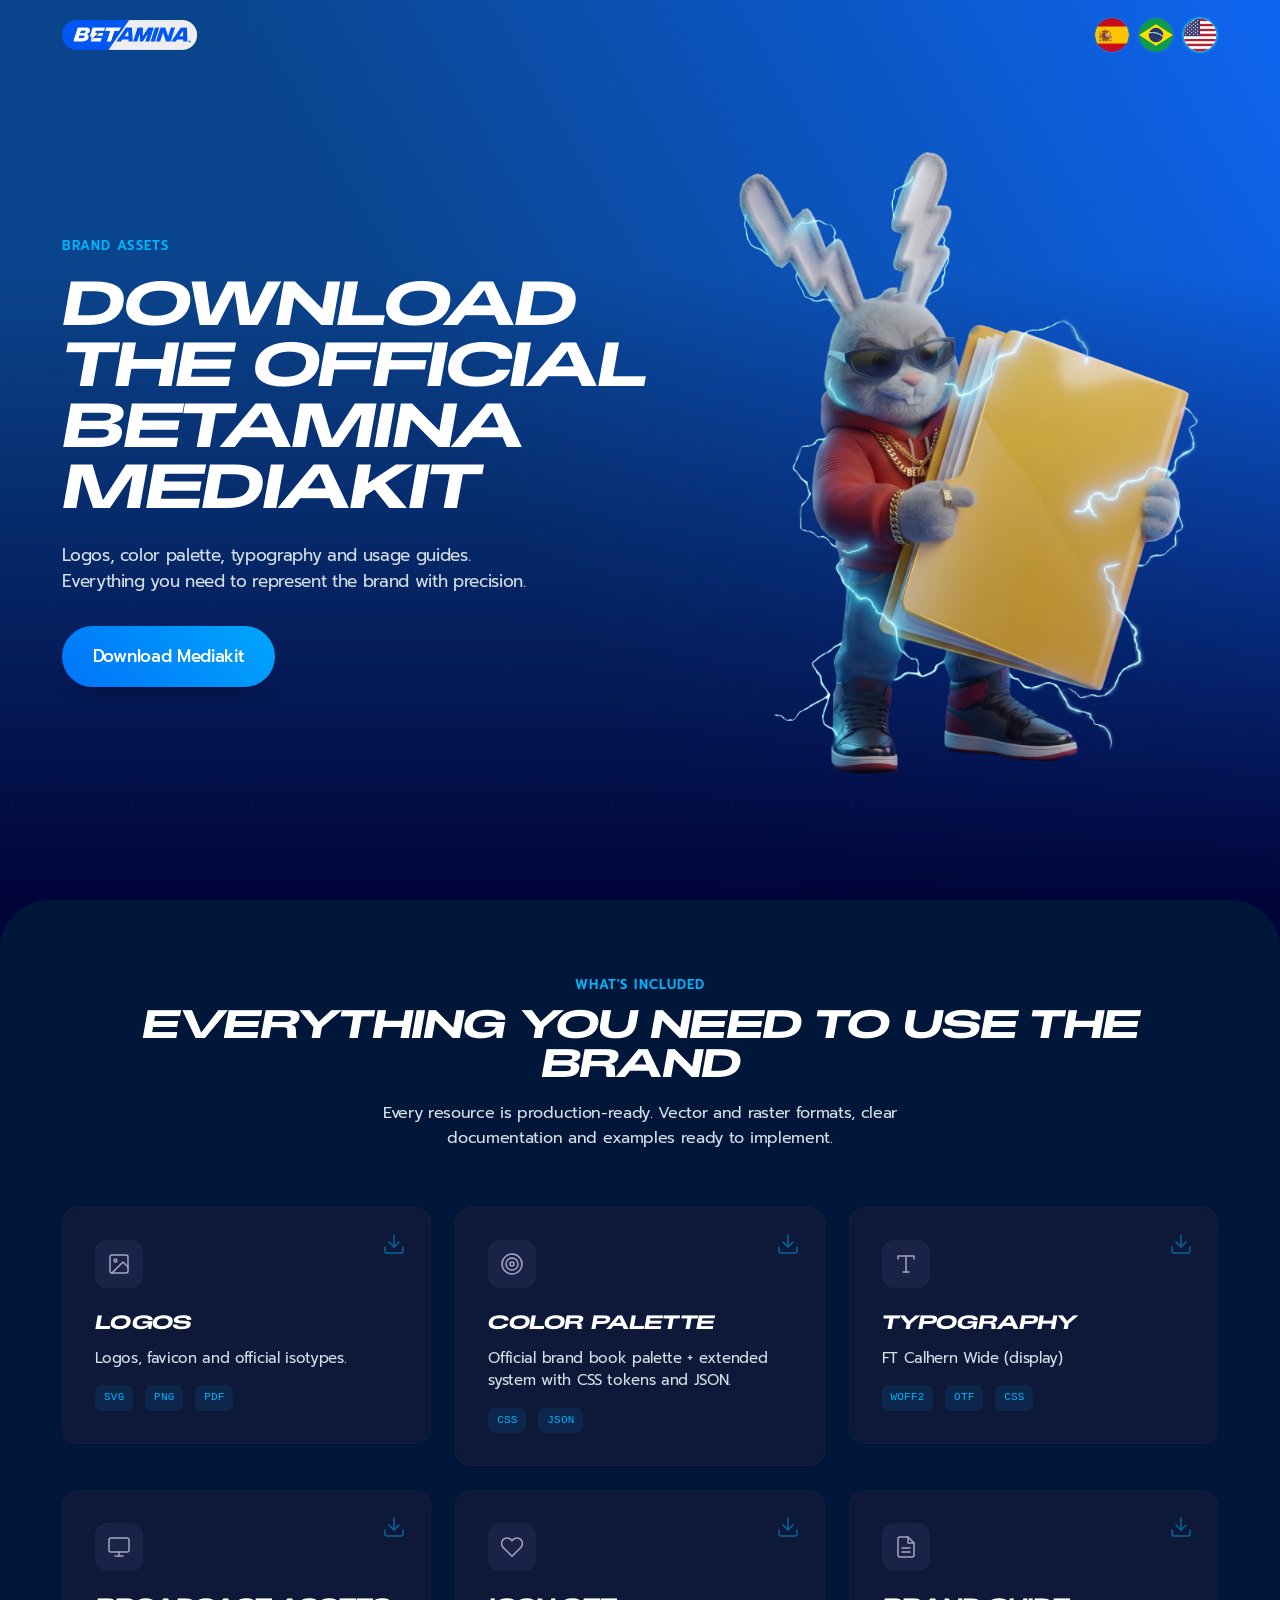
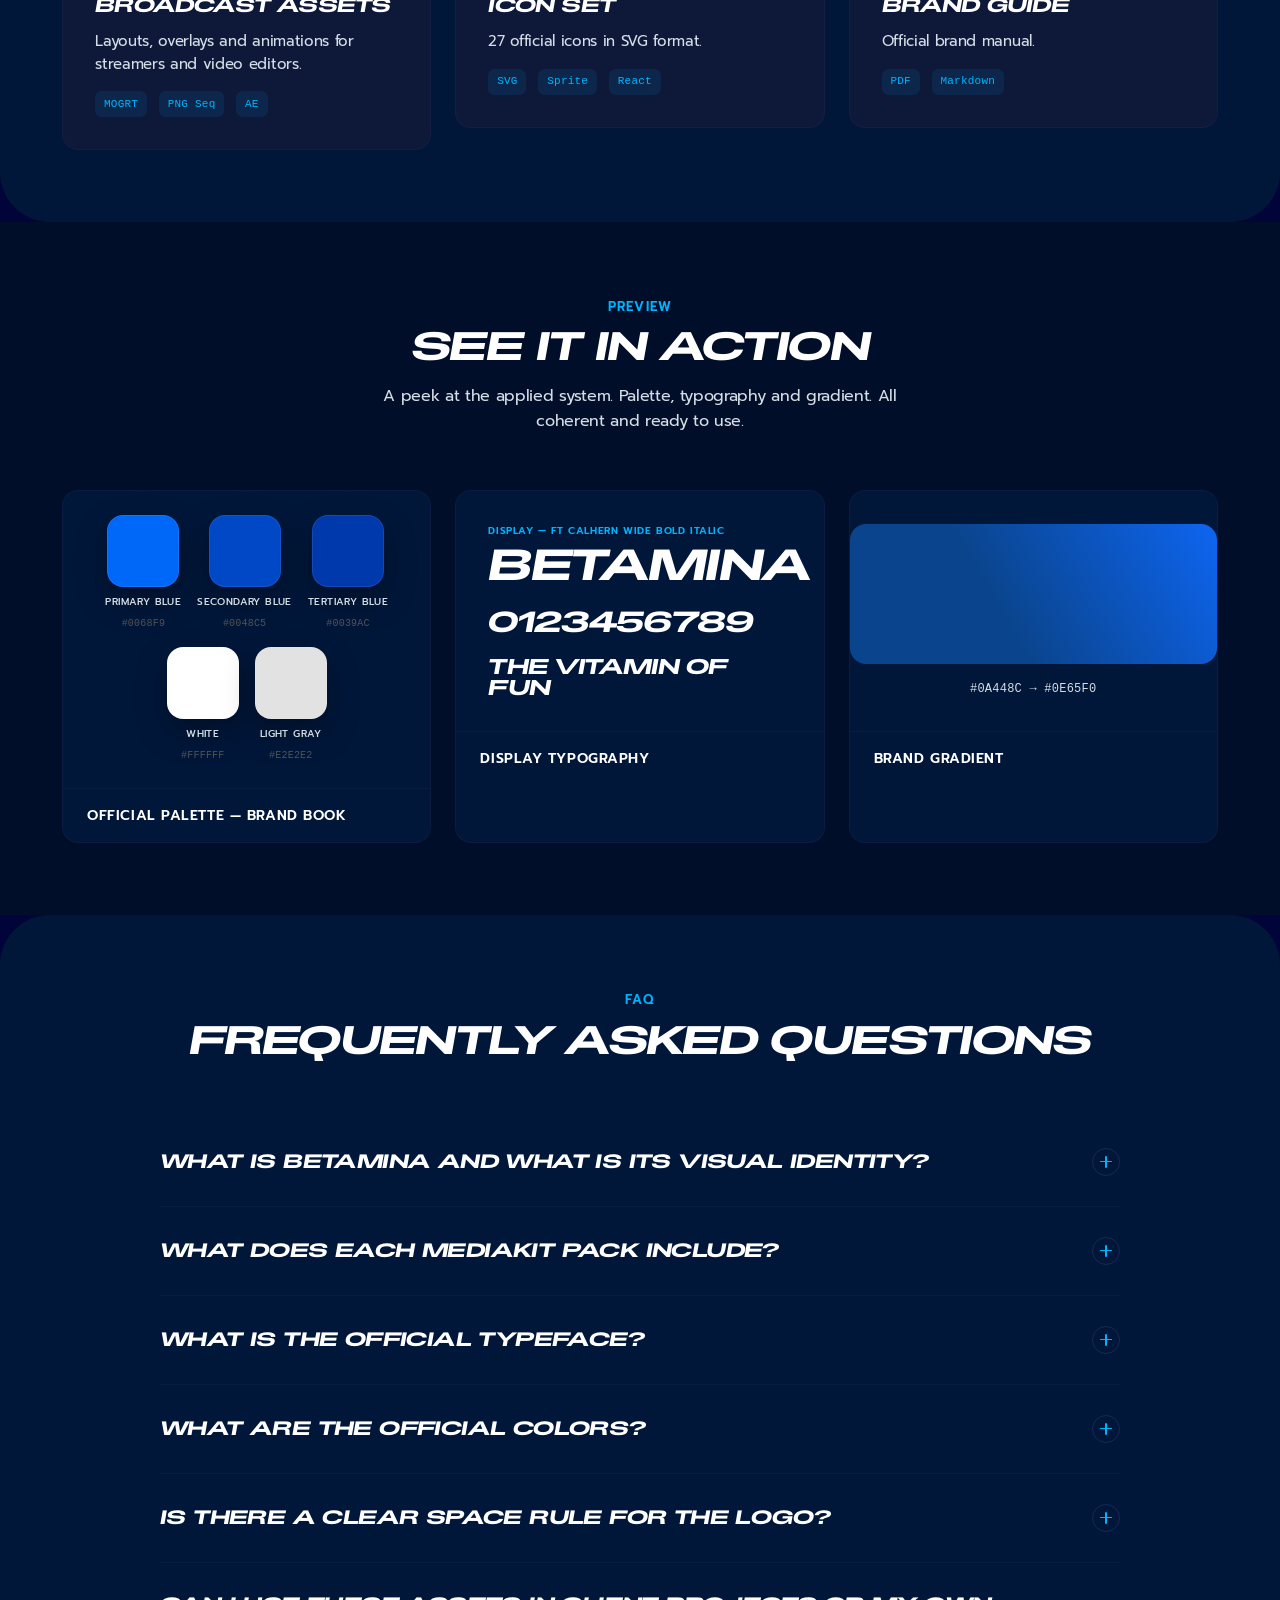
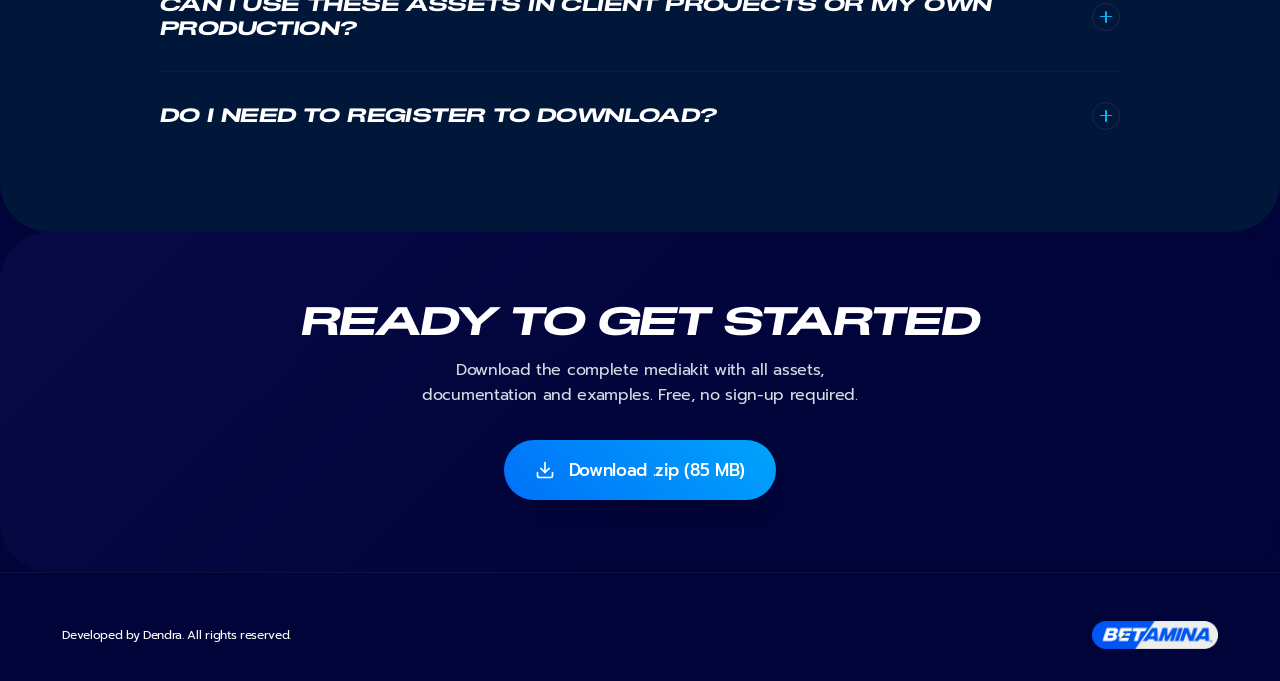
<file: index-en.html>
<!doctype html>
<html lang="en">
<head>
  <meta charset="utf-8" />
  <meta name="viewport" content="width=device-width, initial-scale=1" />
  <!-- La tipografia del titular: se pide antes que cualquier otra cosa, si no el titular
       se dibuja un instante con la fuente de reserva (Impact en Windows). -->
  <link rel="preload" as="font" type="font/otf" href="assets/tipografia/mox3ccjl-FTCalhern-WideBoldItalic.otf" crossorigin />
  <title>Mediakit — Betamina</title>
  <link rel="preconnect" href="https://fonts.googleapis.com" />
  <link rel="preconnect" href="https://fonts.gstatic.com" crossorigin />
  <link href="https://fonts.googleapis.com/css2?family=Prompt:ital,wght@0,400;0,500;0,600;0,700;1,400;1,600&display=swap" rel="stylesheet" />
  <link rel="icon" type="image/png" href="assets/favicon.png" />
  <style>
    @font-face {
      font-family: 'FT Calhern Wide';
      src: url('assets/tipografia/mox3ccjl-FTCalhern-WideBold.otf') format('opentype');
      font-weight: 700; font-style: normal; font-display: block;
    }
    @font-face {
      font-family: 'FT Calhern Wide';
      src: url('assets/tipografia/mox3ccjl-FTCalhern-WideBoldItalic.otf') format('opentype');
      font-weight: 700; font-style: italic; font-display: block;
    }
    @font-face {
      font-family: 'FT Calhern Wide';
      src: url('assets/tipografia/mox3ccju-FTCalhern-WideSemibold.otf') format('opentype');
      font-weight: 600; font-style: normal; font-display: block;
    }
    @font-face {
      font-family: 'FT Calhern Wide';
      src: url('assets/tipografia/mox3ccju-FTCalhern-WideSemiboldItalic.otf') format('opentype');
      font-weight: 600; font-style: italic; font-display: block;
    }

    :root {
      --brand-blue-primary:   #0068F9;
      --brand-blue-secondary: #0048C5;
      --brand-blue-tertiary:  #0039AC;
      --brand-white:          #FFFFFF;
      --brand-light-gray:     #E2E2E2;
      --color-primary-900:  #010439;
      --color-secondary-400:#00B4FC;
      --color-alternate-300:#3889FA;
      --color-alternate-400:#01448C;
      --color-alternate-600:#002e75;
      --color-alternate-800:#00173A;
      --color-alternate-900:#000E29;
      --color-neutral-100:  var(--brand-white);
      --color-neutral-500:  #525252;
      --color-hover:        #9831fd;
      --bg:                 var(--color-primary-900);
      --surface:            var(--color-alternate-800);
      --surface-alt:        var(--color-alternate-900);
      --fg:                 var(--color-neutral-100);
      --fg-body:            #D5DEE5;
      --muted:              var(--color-neutral-500);
      --border:             var(--color-alternate-600);
      --accent:             var(--color-secondary-400);
      --accent-hover:       var(--color-hover);
      --font-display: 'FT Calhern Wide', 'Oswald', 'Impact', 'Arial Narrow', sans-serif;
      --font-body:    'Prompt', -apple-system, BlinkMacSystemFont, 'Segoe UI', sans-serif;
      --font-mono:    'JetBrains Mono', 'IBM Plex Mono', ui-monospace, Menlo, monospace;
      --separator-y: clamp(5rem, 8vh, 14rem);
      --separator-x: clamp(1.8rem, 4.86vw, 7.5rem);
      --sections-br: clamp(3rem, 4vw, 5rem);
      --header-h:    5.6rem;
      --wrapper:     168rem;
      --gradient-start: #0A448C;
      --gradient-end:   #0E65F0;
      --btn-gradient:   linear-gradient(45deg, var(--brand-blue-primary), var(--color-secondary-400), var(--color-hover));
      --hero-gradient:  linear-gradient(60deg, var(--gradient-start) 40%, var(--gradient-end));
    }

    *, *::before, *::after { box-sizing: border-box; margin: 0; padding: 0; }
    html { font-size: 62.5%; scroll-behavior: smooth; }

    body {
      font-family: var(--font-body); font-size: 1.6rem; font-weight: 400;
      line-height: 1.55; letter-spacing: -0.02em; color: var(--fg-body);
      background: var(--bg); -webkit-font-smoothing: antialiased; overflow-x: hidden;
    }

    .u-heading {
      font-family: var(--font-display); font-weight: 700; font-style: italic;
      text-transform: uppercase; letter-spacing: -0.04em; line-height: 0.95; color: var(--fg);
    }
    .u-text {
      font-size: clamp(1.6rem, 1.11vw, 1.8rem); font-weight: 400;
      line-height: 1.55; letter-spacing: -0.02em; color: var(--fg-body);
    }
    .u-text strong { font-weight: 600; color: var(--fg); }

    .c-btn {
      display: inline-flex; align-items: center; justify-content: center; gap: 0.8em;
      font-family: var(--font-body); font-size: clamp(1.5rem, 1.11vw, 1.7rem); font-weight: 500;
      color: var(--color-neutral-100); text-decoration: none;
      background: var(--btn-gradient); background-size: 300% 300%; background-position: 0% 50%;
      border: none; border-radius: 2em; padding: 0.85em 1.3em; min-height: 4.8rem; cursor: pointer;
      box-shadow: 0 1.3em 1.3em -1em hsl(0 0% 0% / 25%);
      transition: background 350ms ease-out, background-position 350ms ease-out, transform 250ms ease-out, box-shadow 250ms ease-out;
    }
    .c-btn:hover { background-position: 100% 50%; transform: translateY(-2px); box-shadow: 0 1.6em 1.6em -1em hsl(0 0% 0% / 28%); }
    .c-btn--lg { font-size: clamp(1.7rem, 1.32vw, 2rem); padding: 1em 1.8em; min-height: 5.6rem; }

    .c-header {
      position: fixed; top: 0; left: 0; width: 100%; height: var(--header-h); z-index: 100;
      display: flex; align-items: center; padding: 0 var(--separator-x); transition: background 300ms ease;
    }
    .c-header.scrolled {
      background: hsl(237 97% 12% / 85%); backdrop-filter: blur(2rem);
      -webkit-backdrop-filter: blur(2rem); border-bottom: 1px solid hsl(237 50% 22% / 40%);
    }
    .c-header__inner {
      display: flex; align-items: center; justify-content: space-between;
      width: 100%; max-width: var(--wrapper); margin: 0 auto;
    }
    .c-header__logo { display: flex; align-items: center; }
    .c-header__lang { display: flex; align-items: center; gap: 0.8rem; }
    .c-header__lang-btn {
      width: 3.6rem; height: 3.6rem; border-radius: 50%; border: 1.5px solid hsl(0 0% 100% / 10%);
      display: flex; align-items: center; justify-content: center;
      cursor: pointer; transition: border-color 250ms ease, background 250ms ease;
      text-decoration: none; overflow: hidden; background: transparent; padding: 0;
    }
    .c-header__lang-btn img { width: 100%; height: 100%; object-fit: cover; border-radius: 50%; }
    .c-header__lang-btn:hover { border-color: var(--color-secondary-400); }
    .c-header__lang-btn.active { border-color: var(--color-secondary-400); box-shadow: 0 0 0 2px hsl(197 100% 40% / 20%); }

    .s-hero {
      position: relative; min-height: 100svh; display: flex; align-items: center;
      padding: calc(var(--header-h) + 3rem) var(--separator-x) 8rem; overflow: hidden;
    }
    .s-hero__bg { position: absolute; inset: 0; z-index: 0; }
    .s-hero__bg--angle { position: absolute; inset: 0; background: var(--hero-gradient); }
    .s-hero__bg--fade { position: absolute; inset: 0; background: linear-gradient(180deg, transparent 30%, var(--color-primary-900)); }
    .s-hero__pattern {
      position: absolute; inset: 0; opacity: 0.06;
      background-image: radial-gradient(circle at 20% 40%, var(--color-secondary-400) 1px, transparent 1px),
                        radial-gradient(circle at 70% 60%, var(--color-alternate-300) 1px, transparent 1px);
      background-size: 6rem 6rem, 8rem 8rem;
    }
    .s-hero__content {
      position: relative; z-index: 1; max-width: var(--wrapper); margin: 0 auto;
      width: 100%; display: grid; grid-template-columns: 1fr; gap: 4rem; align-items: center;
    }
    .s-hero__text { max-width: 64rem; }
    .s-hero__eyebrow {
      display: inline-block; font-family: var(--font-body); font-size: 1.3rem;
      font-weight: 600; text-transform: uppercase; letter-spacing: 0.08em;
      color: var(--color-secondary-400); margin-bottom: 2rem;
    }
    .s-hero__headline { font-size: clamp(3.8rem, 5vw, 6.4rem); margin-bottom: 2.4rem; }
    .s-hero__deck { font-size: clamp(1.7rem, 1.32vw, 2rem); max-width: 48rem; margin-bottom: 3.2rem; line-height: 1.5; }
    .s-hero__visual { display: flex; align-items: center; justify-content: center; }
    .s-hero__img { width: 100%; max-width: 52rem; height: auto; display: block; border-radius: 2rem; }

    .s-section { padding: var(--separator-y) var(--separator-x); position: relative; }
    .s-section__inner { max-width: var(--wrapper); margin: 0 auto; }
    .s-section__header { text-align: center; margin-bottom: 5.6rem; }
    .s-section__eyebrow {
      display: inline-block; font-family: var(--font-body); font-size: 1.3rem;
      font-weight: 600; text-transform: uppercase; letter-spacing: 0.08em;
      color: var(--color-secondary-400); margin-bottom: 1.2rem;
    }
    .s-section__title { font-size: clamp(3rem, 3.2vw, 4.8rem); margin-bottom: 1.6rem; }
    .s-section__sub { font-size: clamp(1.6rem, 1.11vw, 1.8rem); max-width: 56rem; margin: 0 auto; color: var(--fg-body); }

    .s-contents { background: var(--surface); border-radius: var(--sections-br); }
    .s-contents .grid { display: grid; grid-template-columns: 1fr; gap: 2.4rem; }

    .card-link { text-decoration: none; color: inherit; display: block; cursor: pointer; }
    .card {
      background: hsl(237 40% 16% / 60%); border: 1px solid hsl(237 40% 24% / 40%);
      border-radius: 1.6rem; padding: 3.2rem; position: relative;
      transition: border-color 300ms ease, transform 300ms ease;
    }
    .card-link:hover .card { border-color: var(--color-secondary-400); transform: translateY(-3px); }
    .card-link.downloading .card { opacity: 0.5; pointer-events: none; }
    .card-link.downloading .card::after {
      content: 'Downloading…'; position: absolute; inset: 0; display: flex;
      align-items: center; justify-content: center; font-family: var(--font-body);
      font-size: 1.6rem; font-weight: 600; color: var(--accent);
      background: hsl(237 40% 16% / 80%); border-radius: 1.6rem;
    }
    .card__icon {
      width: 4.8rem; height: 4.8rem; border-radius: 1.2rem; background: hsl(237 35% 25% / 50%);
      display: flex; align-items: center; justify-content: center; margin-bottom: 2rem;
      font-size: 2rem; color: hsl(237 20% 70%);
    }
    .card__title {
      font-family: var(--font-display); font-weight: 700; font-style: italic;
      text-transform: uppercase; font-size: 2rem; letter-spacing: -0.04em;
      color: var(--fg); margin-bottom: 0.8rem;
    }
    .card__desc { font-size: 1.5rem; color: var(--fg-body); line-height: 1.5; }
    .card__meta { display: flex; gap: 1.2rem; margin-top: 1.6rem; flex-wrap: wrap; }
    .card__tag {
      font-family: var(--font-mono); font-size: 1.1rem; color: var(--color-secondary-400);
      background: hsl(197 100% 40% / 12%); padding: 0.4em 0.8em; border-radius: 0.6em; letter-spacing: 0.02em;
    }
    .card__dl-icon {
      position: absolute; top: 2.4rem; right: 2.4rem; width: 2.4rem; height: 2.4rem;
      color: var(--color-secondary-400); opacity: 0.5; transition: opacity 300ms ease;
    }
    .card-link:hover .card__dl-icon { opacity: 1; }

    .s-faq { background: var(--surface); border-radius: var(--sections-br); }
    .s-faq__list { max-width: 96rem; margin: 0 auto; }
    .s-faq details { border-bottom: 1px solid hsl(237 40% 24% / 30%); }
    .s-faq details:last-child { border-bottom: none; }
    .s-faq summary {
      display: flex; align-items: center; justify-content: space-between; gap: 2rem;
      padding: 3rem 0; cursor: pointer; list-style: none;
      font-family: var(--font-display); font-weight: 700; font-style: italic;
      text-transform: uppercase; font-size: 2rem; letter-spacing: -0.03em;
      color: var(--fg); line-height: 1.2; transition: color 250ms ease;
    }
    .s-faq summary::-webkit-details-marker { display: none; }
    .s-faq summary::marker { display: none; content: none; }
    .s-faq summary:hover { color: var(--color-secondary-400); }
    .s-faq summary .indicator {
      flex-shrink: 0; width: 2.8rem; height: 2.8rem; border-radius: 50%;
      border: 1.5px solid hsl(237 40% 30% / 60%);
      display: flex; align-items: center; justify-content: center;
      transition: border-color 250ms ease, background 250ms ease;
    }
    .s-faq summary .indicator::before,
    .s-faq summary .indicator::after {
      content: ''; position: absolute; background: var(--color-secondary-400);
      transition: transform 300ms ease;
    }
    .s-faq summary .indicator::before {
      width: 1.2rem; height: 1.5px; border-radius: 1px;
    }
    .s-faq summary .indicator::after {
      width: 1.5px; height: 1.2rem; border-radius: 1px;
    }
    .s-faq details[open] summary .indicator::after { transform: rotate(90deg); }
    .s-faq details[open] summary { color: var(--color-secondary-400); }
    .s-faq details[open] summary .indicator { border-color: var(--color-secondary-400); background: hsl(197 100% 40% / 10%); }
    .s-faq__a { padding: 0 0 3rem; font-size: 1.5rem; color: var(--fg-body); line-height: 1.7; }

    .s-showcase { background: var(--color-alternate-900); }
    .s-showcase__grid { display: grid; grid-template-columns: 1fr; gap: 2.4rem; }
    .showcase-card {
      border-radius: 1.6rem; overflow: hidden; background: var(--surface);
      border: 1px solid hsl(237 40% 24% / 30%);
    }
    .showcase-card__preview { padding: 0; min-height: 24rem; display: flex; align-items: center; justify-content: center; }
    .showcase-card__label {
      padding: 1.6rem 2.4rem; font-family: var(--font-body); font-size: 1.4rem;
      font-weight: 600; color: var(--fg); text-transform: uppercase; letter-spacing: 0.04em;
      border-top: 1px solid hsl(237 40% 24% / 30%);
    }

    .palette-swatch { display: flex; flex-direction: column; align-items: center; gap: 0.8rem; }
    .palette-swatch__chip {
      width: 7.2rem; height: 7.2rem; border-radius: 1.6rem;
      box-shadow: 0 0.8em 2em hsl(0 0% 0% / 30%); border: 1px solid hsl(0 0% 100% / 8%);
    }
    .palette-swatch__name {
      font-family: var(--font-body); font-size: 1rem; font-weight: 500;
      text-transform: uppercase; letter-spacing: 0.04em; color: var(--fg-body); text-align: center; line-height: 1.3;
    }
    .palette-swatch__hex {
      font-family: var(--font-mono); font-size: 1rem; color: var(--muted); letter-spacing: 0.02em;
    }

    .type-sample { padding: 3.2rem; display: flex; flex-direction: column; gap: 2rem; width: 100%; }
    .type-sample__display {
      font-family: var(--font-display); font-weight: 700; font-style: italic;
      font-size: clamp(3.2rem, 3.5vw, 4.8rem); line-height: 0.95;
      text-transform: uppercase; letter-spacing: -0.04em; color: var(--fg);
    }
    .type-sample__display-label {
      font-family: var(--font-body); font-size: 1rem; font-weight: 600;
      text-transform: uppercase; letter-spacing: 0.06em; color: var(--color-secondary-400); margin-bottom: -1.2rem;
    }

    .s-cta {
      position: relative; background: var(--color-primary-900);
      border-radius: var(--sections-br); overflow: hidden;
    }
    .s-cta__bg { position: absolute; inset: 0; background: linear-gradient(135deg, hsl(237 70% 20% / 40%), transparent 60%); pointer-events: none; }
    .s-cta .s-section__inner { position: relative; z-index: 1; display: flex; flex-direction: column; align-items: center; text-align: center; }
    .s-cta__title { font-size: clamp(2.6rem, 3.2vw, 4.8rem); margin-bottom: 1.6rem; }
    .s-cta__sub { max-width: 48rem; margin-bottom: 3.2rem; }
    .s-cta__actions { display: flex; flex-wrap: wrap; gap: 1.6rem; justify-content: center; }

    .c-footer { padding: 4.8rem var(--separator-x) 3.2rem; border-top: 1px solid hsl(237 40% 20% / 40%); }
    .c-footer__inner { max-width: var(--wrapper); margin: 0 auto; display: flex; align-items: center; justify-content: space-between; }
    .c-footer__left { display: flex; flex-direction: column; gap: 0.8rem; }
    .c-footer__logo { display: flex; align-items: center; }
    .c-footer__copy { font-family: var(--font-body); font-size: 1.2rem; color: var(--fg); }

    @media (min-width: 768px) {
      .s-hero__content { grid-template-columns: 1fr 1fr; gap: 4rem; }
      .s-contents .grid { grid-template-columns: repeat(2, 1fr); }
      .s-showcase__grid { grid-template-columns: repeat(2, 1fr); }
    }
    @media (min-width: 980px) {
      .s-contents .grid { grid-template-columns: repeat(3, 1fr); }
      .s-showcase__grid { grid-template-columns: repeat(3, 1fr); }
    }
    @media (min-width: 1200px) {
      :root { --header-h: 7rem; }
      .s-hero__content { grid-template-columns: 1.1fr 0.9fr; }
    }
    @media (max-width: 767px) {
      .s-hero__img { max-width: 100%; }
      .c-footer__inner { flex-direction: column; gap: 2rem; text-align: center; }
      .c-footer__left { align-items: center; }
    }
  </style>
</head>
<body>

  <header class="c-header" id="header">
    <div class="c-header__inner">
      <a href="#" class="c-header__logo">
        <img src="assets/logo-betamina.webp" alt="Betamina Logo" style="height:3rem;width:auto;display:block;" />
      </a>
      <div class="c-header__lang">
        <a href="index.html" class="c-header__lang-btn" title="Español">
          <img src="assets/flag-es.png" alt="Spain Flag — Español" />
        </a>
        <a href="index-pt.html" class="c-header__lang-btn" title="Português">
          <img src="assets/flag-pt.png" alt="Brazil Flag — Português" />
        </a>
        <a href="index-en.html" class="c-header__lang-btn active" title="English">
          <img src="assets/flag-en.png" alt="United States Flag — English" />
        </a>
      </div>
    </div>
  </header>

  <section class="s-hero" data-od-id="hero">
    <div class="s-hero__bg">
      <div class="s-hero__bg--angle"></div>
      <div class="s-hero__bg--fade"></div>
      <div class="s-hero__pattern"></div>
    </div>
    <div class="s-hero__content">
      <div class="s-hero__text">
        <span class="s-hero__eyebrow">Brand Assets</span>
        <h1 class="u-heading s-hero__headline">Download the official Betamina mediakit</h1>
        <p class="u-text s-hero__deck">Logos, color palette, typography and usage guides. Everything you need to represent the brand with precision.</p>
        <a href="downloads/Mediakit.zip" class="c-btn c-btn--lg" download>Download Mediakit</a>
      </div>
      <div class="s-hero__visual">
        <img src="assets/hero-mediakit.png" alt="Betamina Mediakit Mockup" class="s-hero__img" />
      </div>
    </div>
  </section>

  <section class="s-section s-contents" id="contents" data-od-id="contents">
    <div class="s-section__inner">
      <div class="s-section__header">
        <span class="s-section__eyebrow">What's included</span>
        <h2 class="u-heading s-section__title">Everything you need to use the brand</h2>
        <p class="u-text s-section__sub">Every resource is production-ready. Vector and raster formats, clear documentation and examples ready to implement.</p>
      </div>
      <div class="grid">

        <a class="card-link" download href="downloads/Logos_betamina.zip" data-dl="Logos">
          <div class="card">
            <svg class="card__dl-icon" width="24" height="24" viewBox="0 0 24 24" fill="none" stroke="currentColor" stroke-width="1.5" stroke-linecap="round" stroke-linejoin="round"><path d="M21 15v4a2 2 0 01-2 2H5a2 2 0 01-2-2v-4"/><polyline points="7 10 12 15 17 10"/><line x1="12" y1="15" x2="12" y2="3"/></svg>
            <div class="card__icon">
              <svg width="24" height="24" viewBox="0 0 24 24" fill="none" stroke="currentColor" stroke-width="1.5" stroke-linecap="round" stroke-linejoin="round"><rect x="3" y="3" width="18" height="18" rx="2"/><circle cx="8.5" cy="8.5" r="1.5"/><polyline points="21 15 16 10 5 21"/></svg>
            </div>
            <div class="card__title">Logos</div>
            <div class="card__desc">Logos, favicon and official isotypes.</div>
            <div class="card__meta">
              <span class="card__tag">SVG</span><span class="card__tag">PNG</span><span class="card__tag">PDF</span>
            </div>
          </div>
        </a>

        <a class="card-link" download href="downloads/Paleta_de_colores.zip" data-dl="Color Palette">
          <div class="card">
            <svg class="card__dl-icon" width="24" height="24" viewBox="0 0 24 24" fill="none" stroke="currentColor" stroke-width="1.5" stroke-linecap="round" stroke-linejoin="round"><path d="M21 15v4a2 2 0 01-2 2H5a2 2 0 01-2-2v-4"/><polyline points="7 10 12 15 17 10"/><line x1="12" y1="15" x2="12" y2="3"/></svg>
            <div class="card__icon">
              <svg width="24" height="24" viewBox="0 0 24 24" fill="none" stroke="currentColor" stroke-width="1.5" stroke-linecap="round" stroke-linejoin="round"><circle cx="12" cy="12" r="10"/><circle cx="12" cy="12" r="6"/><circle cx="12" cy="12" r="2"/></svg>
            </div>
            <div class="card__title">Color Palette</div>
            <div class="card__desc">Official brand book palette + extended system with CSS tokens and JSON.</div>
            <div class="card__meta">
              <span class="card__tag">CSS</span><span class="card__tag">JSON</span>
            </div>
          </div>
        </a>

        <a class="card-link" download href="downloads/FTCalhern.zip" data-dl="Typography">
          <div class="card">
            <svg class="card__dl-icon" width="24" height="24" viewBox="0 0 24 24" fill="none" stroke="currentColor" stroke-width="1.5" stroke-linecap="round" stroke-linejoin="round"><path d="M21 15v4a2 2 0 01-2 2H5a2 2 0 01-2-2v-4"/><polyline points="7 10 12 15 17 10"/><line x1="12" y1="15" x2="12" y2="3"/></svg>
            <div class="card__icon">
              <svg width="24" height="24" viewBox="0 0 24 24" fill="none" stroke="currentColor" stroke-width="1.5" stroke-linecap="round" stroke-linejoin="round"><polyline points="4 7 4 4 20 4 20 7"/><line x1="9" y1="20" x2="15" y2="20"/><line x1="12" y1="4" x2="12" y2="20"/></svg>
            </div>
            <div class="card__title">Typography</div>
            <div class="card__desc">FT Calhern Wide (display)</div>
            <div class="card__meta">
              <span class="card__tag">WOFF2</span><span class="card__tag">OTF</span><span class="card__tag">CSS</span>
            </div>
          </div>
        </a>

        <a class="card-link" download href="downloads/Broadcast Assets.zip" data-dl="Broadcast Assets">
          <div class="card">
            <svg class="card__dl-icon" width="24" height="24" viewBox="0 0 24 24" fill="none" stroke="currentColor" stroke-width="1.5" stroke-linecap="round" stroke-linejoin="round"><path d="M21 15v4a2 2 0 01-2 2H5a2 2 0 01-2-2v-4"/><polyline points="7 10 12 15 17 10"/><line x1="12" y1="15" x2="12" y2="3"/></svg>
            <div class="card__icon">
              <svg width="24" height="24" viewBox="0 0 24 24" fill="none" stroke="currentColor" stroke-width="1.5" stroke-linecap="round" stroke-linejoin="round"><rect x="2" y="3" width="20" height="14" rx="2"/><line x1="8" y1="21" x2="16" y2="21"/><line x1="12" y1="17" x2="12" y2="21"/></svg>
            </div>
            <div class="card__title">Broadcast Assets</div>
            <div class="card__desc">Layouts, overlays and animations for streamers and video editors.</div>
            <div class="card__meta">
              <span class="card__tag">MOGRT</span><span class="card__tag">PNG Seq</span><span class="card__tag">AE</span>
            </div>
          </div>
        </a>

        <a class="card-link" download href="downloads/Iconos Betamina.zip" data-dl="Icon Set">
          <div class="card">
            <svg class="card__dl-icon" width="24" height="24" viewBox="0 0 24 24" fill="none" stroke="currentColor" stroke-width="1.5" stroke-linecap="round" stroke-linejoin="round"><path d="M21 15v4a2 2 0 01-2 2H5a2 2 0 01-2-2v-4"/><polyline points="7 10 12 15 17 10"/><line x1="12" y1="15" x2="12" y2="3"/></svg>
            <div class="card__icon">
              <svg width="24" height="24" viewBox="0 0 24 24" fill="none" stroke="currentColor" stroke-width="1.5" stroke-linecap="round" stroke-linejoin="round"><path d="M20.84 4.61a5.5 5.5 0 00-7.78 0L12 5.67l-1.06-1.06a5.5 5.5 0 00-7.78 7.78l1.06 1.06L12 21.23l7.78-7.78 1.06-1.06a5.5 5.5 0 000-7.78z"/></svg>
            </div>
            <div class="card__title">Icon Set</div>
            <div class="card__desc">27 official icons in SVG format.</div>
            <div class="card__meta">
              <span class="card__tag">SVG</span><span class="card__tag">Sprite</span><span class="card__tag">React</span>
            </div>
          </div>
        </a>

        <a class="card-link" download href="downloads/Manuales de marca.zip" data-dl="Brand Guide">
          <div class="card">
            <svg class="card__dl-icon" width="24" height="24" viewBox="0 0 24 24" fill="none" stroke="currentColor" stroke-width="1.5" stroke-linecap="round" stroke-linejoin="round"><path d="M21 15v4a2 2 0 01-2 2H5a2 2 0 01-2-2v-4"/><polyline points="7 10 12 15 17 10"/><line x1="12" y1="15" x2="12" y2="3"/></svg>
            <div class="card__icon">
              <svg width="24" height="24" viewBox="0 0 24 24" fill="none" stroke="currentColor" stroke-width="1.5" stroke-linecap="round" stroke-linejoin="round"><path d="M14 2H6a2 2 0 00-2 2v16a2 2 0 002 2h12a2 2 0 002-2V8z"/><polyline points="14 2 14 8 20 8"/><line x1="16" y1="13" x2="8" y2="13"/><line x1="16" y1="17" x2="8" y2="17"/></svg>
            </div>
            <div class="card__title">Brand Guide</div>
            <div class="card__desc">Official brand manual.</div>
            <div class="card__meta">
              <span class="card__tag">PDF</span><span class="card__tag">Markdown</span>
            </div>
          </div>
        </a>

      </div>
    </div>
  </section>

  <section class="s-section s-showcase" id="showcase" data-od-id="showcase">
    <div class="s-section__inner">
      <div class="s-section__header">
        <span class="s-section__eyebrow">Preview</span>
        <h2 class="u-heading s-section__title">See it in action</h2>
        <p class="u-text s-section__sub">A peek at the applied system. Palette, typography and gradient. All coherent and ready to use.</p>
      </div>
      <div class="s-showcase__grid">

        <div class="showcase-card">
          <div class="showcase-card__preview" style="padding:2.4rem;">
            <div style="display:flex;flex-wrap:wrap;gap:1.6rem;justify-content:center;">
              <div class="palette-swatch">
                <div class="palette-swatch__chip" style="background:#0068F9"></div>
                <span class="palette-swatch__name">Primary Blue</span>
                <span class="palette-swatch__hex">#0068F9</span>
              </div>
              <div class="palette-swatch">
                <div class="palette-swatch__chip" style="background:#0048C5"></div>
                <span class="palette-swatch__name">Secondary Blue</span>
                <span class="palette-swatch__hex">#0048C5</span>
              </div>
              <div class="palette-swatch">
                <div class="palette-swatch__chip" style="background:#0039AC"></div>
                <span class="palette-swatch__name">Tertiary Blue</span>
                <span class="palette-swatch__hex">#0039AC</span>
              </div>
              <div class="palette-swatch">
                <div class="palette-swatch__chip" style="background:#FFFFFF"></div>
                <span class="palette-swatch__name">White</span>
                <span class="palette-swatch__hex">#FFFFFF</span>
              </div>
              <div class="palette-swatch">
                <div class="palette-swatch__chip" style="background:#E2E2E2"></div>
                <span class="palette-swatch__name">Light Gray</span>
                <span class="palette-swatch__hex">#E2E2E2</span>
              </div>
            </div>
          </div>
          <div class="showcase-card__label">Official Palette — Brand Book</div>
        </div>

        <div class="showcase-card">
          <div class="showcase-card__preview">
            <div class="type-sample">
              <span class="type-sample__display-label">Display — FT Calhern Wide Bold Italic</span>
              <div class="type-sample__display">Betamina</div>
              <div class="type-sample__display" style="font-size:clamp(2rem,2.5vw,3rem);">0123456789</div>
              <div class="type-sample__display" style="font-size:clamp(1.6rem,2vw,2.2rem);">THE VITAMIN OF FUN</div>
            </div>
          </div>
          <div class="showcase-card__label">Display Typography</div>
        </div>

        <div class="showcase-card">
          <div class="showcase-card__preview" style="display:flex;align-items:center;justify-content:center;flex-direction:column;gap:1.6rem;">
            <div style="width:100%;height:14rem;border-radius:1.6rem;background:var(--hero-gradient);"></div>
            <span style="font-family:var(--font-mono);font-size:1.2rem;color:var(--fg-body);letter-spacing:0.02em;">#0A448C  →  #0E65F0</span>
          </div>
          <div class="showcase-card__label">Brand Gradient</div>
        </div>

      </div>
    </div>
  </section>

  <section class="s-section s-faq" data-od-id="faq">
    <div class="s-section__inner">
      <div class="s-section__header">
        <span class="s-section__eyebrow">FAQ</span>
        <h2 class="u-heading s-section__title">Frequently Asked Questions</h2>
      </div>
      <div class="s-faq__list">

        <details>
          <summary>
            <span>What is Betamina and what is its visual identity?</span>
            <span class="indicator" style="position:relative;"></span>
          </summary>
          <div class="s-faq__a">Betamina is a multisport and casino platform geared toward the LATAM player. Its identity is built on an energetic concept: dynamic lines, aggressive diagonals, vibrant blues and geometric typography — all designed to convey drive, speed and fun.</div>
        </details>

        <details>
          <summary>
            <span>What does each Mediakit pack include?</span>
            <span class="indicator" style="position:relative;"></span>
          </summary>
          <div class="s-faq__a">Each section downloads as an independent ZIP with all production-ready files:<br><br><strong>Logos</strong> → logos, favicon and official isotypes in SVG, PNG and PDF<br><strong>Color Palette</strong> → brand book with CSS tokens and JSON<br><strong>Typography</strong> → FT Calhern Wide (display) in WOFF2 and OTF<br><strong>Broadcast Assets</strong> → layouts, overlays and animations for streamers in MOGRT, PNG seq and AE<br><strong>Icon Set</strong> → 27 official icons in SVG format<br><strong>Brand Guide</strong> → official brand manual in PDF and Markdown</div>
        </details>

        <details>
          <summary>
            <span>What is the official typeface?</span>
            <span class="indicator" style="position:relative;"></span>
          </summary>
          <div class="s-faq__a">The institutional typeface is FT Calhern, a contemporary geometric sans serif. It is recommended to use it exclusively across all official communications to maintain visual system coherence.</div>
        </details>

        <details>
          <summary>
            <span>What are the official colors?</span>
            <span class="indicator" style="position:relative;"></span>
          </summary>
          <div class="s-faq__a">The main palette consists of three blues and two neutrals:<br><br><strong>Primary Blue</strong> #0068F9 — Pantone 2727 C<br><strong>Secondary Blue</strong> #0048C5 — Pantone 293 C<br><strong>Tertiary Blue</strong> #0039AC — Pantone 294 C<br><strong>White</strong> #FFFFFF and <strong>Light Gray</strong> #E2E2E2 — Cool Gray 1 C</div>
        </details>

        <details>
          <summary>
            <span>Is there a clear space rule for the logo?</span>
            <span class="indicator" style="position:relative;"></span>
          </summary>
          <div class="s-faq__a">Yes. The logo requires a clear area defined by the X module (distance between the baseline of "BETAMINA" and the bottom edge of the container), applied to all four sides. No graphic elements should invade that zone.</div>
        </details>

        <details>
          <summary>
            <span>Can I use these assets in client projects or my own production?</span>
            <span class="indicator" style="position:relative;"></span>
          </summary>
          <div class="s-faq__a">These resources are optimized for professional production — agencies, designers and developers working with the brand. All formats are vector or high resolution, ready to implement with no additional adjustments.</div>
        </details>

        <details>
          <summary>
            <span>Do I need to register to download?</span>
            <span class="indicator" style="position:relative;"></span>
          </summary>
          <div class="s-faq__a">No. The download is free and no registration is required. Each pack is available as an individual ZIP, or you can download the full Mediakit (85 MB) from the download section.</div>
        </details>

      </div>
    </div>
  </section>

  <section class="s-section s-cta" id="cta" data-od-id="cta">
    <div class="s-cta__bg"></div>
    <div class="s-section__inner">
      <h2 class="u-heading s-cta__title">Ready to get started</h2>
      <p class="u-text s-cta__sub">Download the complete mediakit with all assets, documentation and examples. Free, no sign-up required.</p>
      <div class="s-cta__actions">
        <a href="downloads/Mediakit.zip" class="c-btn c-btn--lg js-dl" download data-dl="Full Mediakit">
          <svg width="20" height="20" viewBox="0 0 24 24" fill="none" stroke="currentColor" stroke-width="2" stroke-linecap="round" stroke-linejoin="round"><path d="M21 15v4a2 2 0 01-2 2H5a2 2 0 01-2-2v-4"/><polyline points="7 10 12 15 17 10"/><line x1="12" y1="15" x2="12" y2="3"/></svg>
          Download .zip (85 MB)
        </a>
      </div>
    </div>
  </section>

  <footer class="c-footer">
    <div class="c-footer__inner">
      <div class="c-footer__left">
        <div class="c-footer__copy">Developed by Dendra. All rights reserved.</div>
      </div>
      <a href="#" class="c-footer__logo">
        <img src="assets/logo-betamina.webp" alt="Betamina Logo" style="height:2.8rem;width:auto;display:block;" />
      </a>
    </div>
  </footer>

  <script>
    const header = document.getElementById('header');
    window.addEventListener('scroll', () => {
      header.classList.toggle('scrolled', window.scrollY > 48);
    }, { passive: true });

    // Los enlaces de descarga usan el propio navegador (atributo download):
    // sin fetch ni blob, con barra de progreso real y sin cargar el archivo en memoria.
    });
  </script>

</body>
</html>
</file>
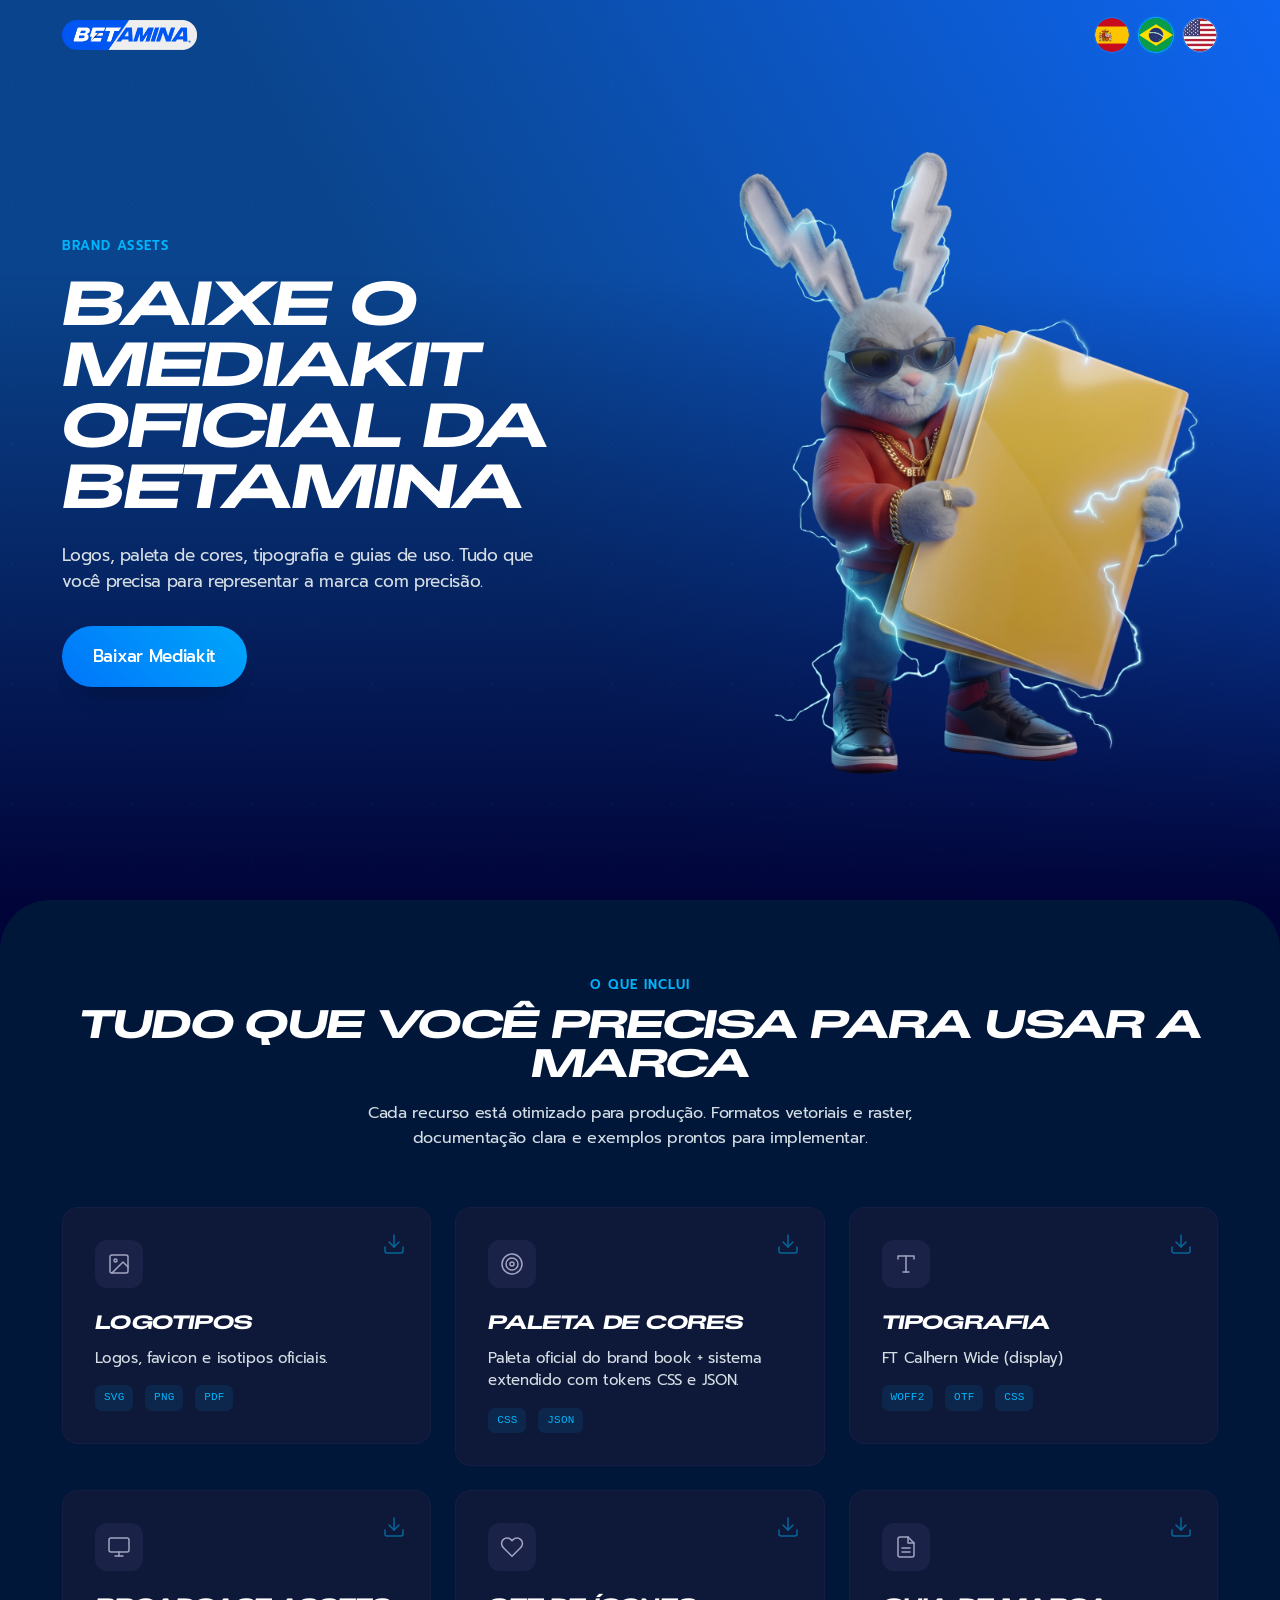
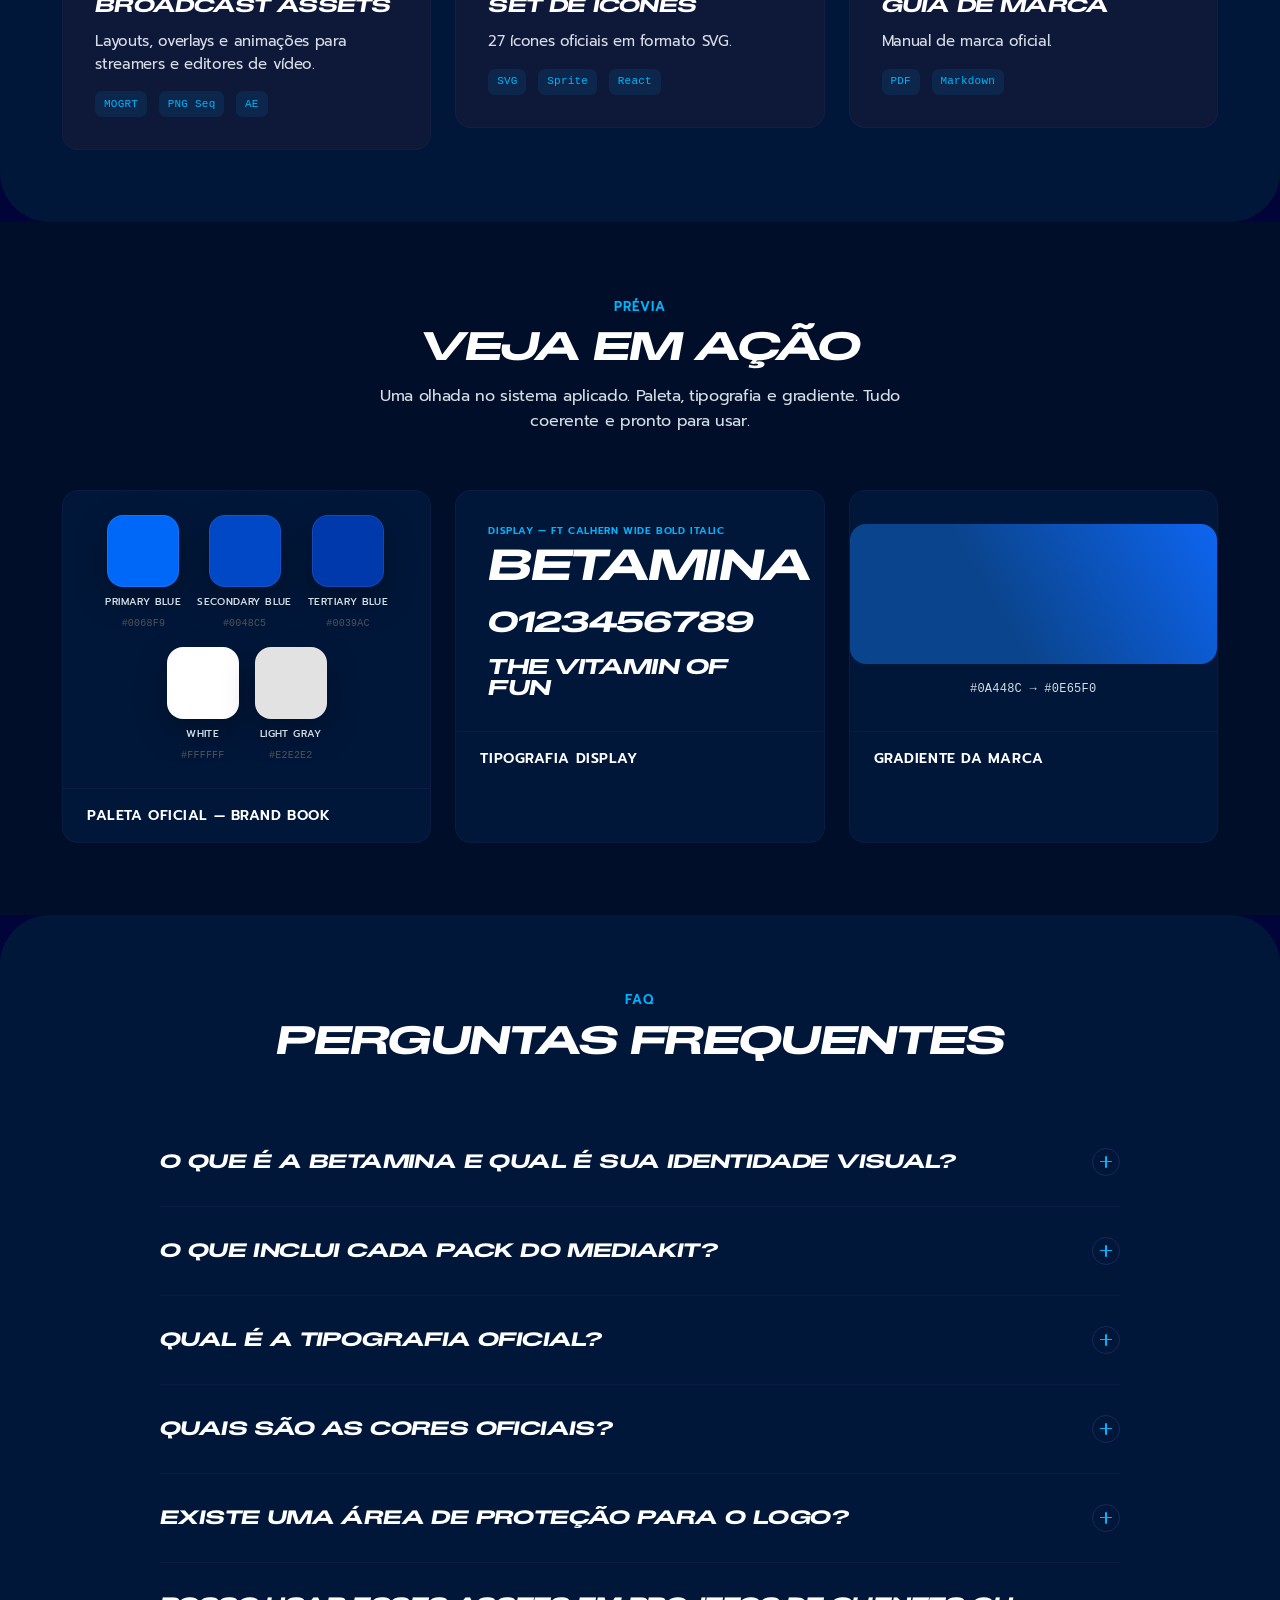
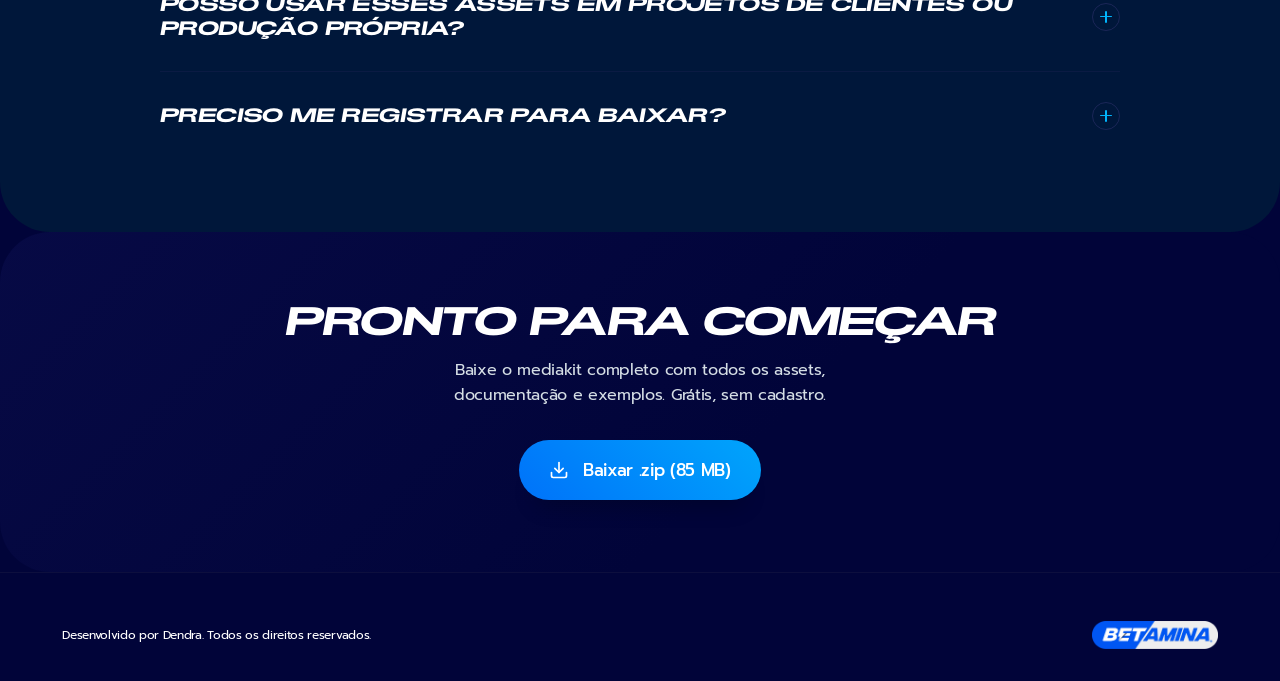
<file: index-pt.html>
<!doctype html>
<html lang="pt">
<head>
  <meta charset="utf-8" />
  <meta name="viewport" content="width=device-width, initial-scale=1" />
  <!-- La tipografia del titular: se pide antes que cualquier otra cosa, si no el titular
       se dibuja un instante con la fuente de reserva (Impact en Windows). -->
  <link rel="preload" as="font" type="font/otf" href="assets/tipografia/mox3ccjl-FTCalhern-WideBoldItalic.otf" crossorigin />
  <title>Mediakit — Betamina</title>
  <link rel="preconnect" href="https://fonts.googleapis.com" />
  <link rel="preconnect" href="https://fonts.gstatic.com" crossorigin />
  <link href="https://fonts.googleapis.com/css2?family=Prompt:ital,wght@0,400;0,500;0,600;0,700;1,400;1,600&display=swap" rel="stylesheet" />
  <link rel="icon" type="image/png" href="assets/favicon.png" />
  <style>
    @font-face {
      font-family: 'FT Calhern Wide';
      src: url('assets/tipografia/mox3ccjl-FTCalhern-WideBold.otf') format('opentype');
      font-weight: 700; font-style: normal; font-display: block;
    }
    @font-face {
      font-family: 'FT Calhern Wide';
      src: url('assets/tipografia/mox3ccjl-FTCalhern-WideBoldItalic.otf') format('opentype');
      font-weight: 700; font-style: italic; font-display: block;
    }
    @font-face {
      font-family: 'FT Calhern Wide';
      src: url('assets/tipografia/mox3ccju-FTCalhern-WideSemibold.otf') format('opentype');
      font-weight: 600; font-style: normal; font-display: block;
    }
    @font-face {
      font-family: 'FT Calhern Wide';
      src: url('assets/tipografia/mox3ccju-FTCalhern-WideSemiboldItalic.otf') format('opentype');
      font-weight: 600; font-style: italic; font-display: block;
    }

    :root {
      --brand-blue-primary:   #0068F9;
      --brand-blue-secondary: #0048C5;
      --brand-blue-tertiary:  #0039AC;
      --brand-white:          #FFFFFF;
      --brand-light-gray:     #E2E2E2;
      --color-primary-900:  #010439;
      --color-secondary-400:#00B4FC;
      --color-alternate-300:#3889FA;
      --color-alternate-400:#01448C;
      --color-alternate-600:#002e75;
      --color-alternate-800:#00173A;
      --color-alternate-900:#000E29;
      --color-neutral-100:  var(--brand-white);
      --color-neutral-500:  #525252;
      --color-hover:        #9831fd;
      --bg:                 var(--color-primary-900);
      --surface:            var(--color-alternate-800);
      --surface-alt:        var(--color-alternate-900);
      --fg:                 var(--color-neutral-100);
      --fg-body:            #D5DEE5;
      --muted:              var(--color-neutral-500);
      --border:             var(--color-alternate-600);
      --accent:             var(--color-secondary-400);
      --accent-hover:       var(--color-hover);
      --font-display: 'FT Calhern Wide', 'Oswald', 'Impact', 'Arial Narrow', sans-serif;
      --font-body:    'Prompt', -apple-system, BlinkMacSystemFont, 'Segoe UI', sans-serif;
      --font-mono:    'JetBrains Mono', 'IBM Plex Mono', ui-monospace, Menlo, monospace;
      --separator-y: clamp(5rem, 8vh, 14rem);
      --separator-x: clamp(1.8rem, 4.86vw, 7.5rem);
      --sections-br: clamp(3rem, 4vw, 5rem);
      --header-h:    5.6rem;
      --wrapper:     168rem;
      --gradient-start: #0A448C;
      --gradient-end:   #0E65F0;
      --btn-gradient:   linear-gradient(45deg, var(--brand-blue-primary), var(--color-secondary-400), var(--color-hover));
      --hero-gradient:  linear-gradient(60deg, var(--gradient-start) 40%, var(--gradient-end));
    }

    *, *::before, *::after { box-sizing: border-box; margin: 0; padding: 0; }
    html { font-size: 62.5%; scroll-behavior: smooth; }

    body {
      font-family: var(--font-body); font-size: 1.6rem; font-weight: 400;
      line-height: 1.55; letter-spacing: -0.02em; color: var(--fg-body);
      background: var(--bg); -webkit-font-smoothing: antialiased; overflow-x: hidden;
    }

    .u-heading {
      font-family: var(--font-display); font-weight: 700; font-style: italic;
      text-transform: uppercase; letter-spacing: -0.04em; line-height: 0.95; color: var(--fg);
    }
    .u-text {
      font-size: clamp(1.6rem, 1.11vw, 1.8rem); font-weight: 400;
      line-height: 1.55; letter-spacing: -0.02em; color: var(--fg-body);
    }
    .u-text strong { font-weight: 600; color: var(--fg); }

    .c-btn {
      display: inline-flex; align-items: center; justify-content: center; gap: 0.8em;
      font-family: var(--font-body); font-size: clamp(1.5rem, 1.11vw, 1.7rem); font-weight: 500;
      color: var(--color-neutral-100); text-decoration: none;
      background: var(--btn-gradient); background-size: 300% 300%; background-position: 0% 50%;
      border: none; border-radius: 2em; padding: 0.85em 1.3em; min-height: 4.8rem; cursor: pointer;
      box-shadow: 0 1.3em 1.3em -1em hsl(0 0% 0% / 25%);
      transition: background 350ms ease-out, background-position 350ms ease-out, transform 250ms ease-out, box-shadow 250ms ease-out;
    }
    .c-btn:hover { background-position: 100% 50%; transform: translateY(-2px); box-shadow: 0 1.6em 1.6em -1em hsl(0 0% 0% / 28%); }
    .c-btn--lg { font-size: clamp(1.7rem, 1.32vw, 2rem); padding: 1em 1.8em; min-height: 5.6rem; }

    .c-header {
      position: fixed; top: 0; left: 0; width: 100%; height: var(--header-h); z-index: 100;
      display: flex; align-items: center; padding: 0 var(--separator-x); transition: background 300ms ease;
    }
    .c-header.scrolled {
      background: hsl(237 97% 12% / 85%); backdrop-filter: blur(2rem);
      -webkit-backdrop-filter: blur(2rem); border-bottom: 1px solid hsl(237 50% 22% / 40%);
    }
    .c-header__inner {
      display: flex; align-items: center; justify-content: space-between;
      width: 100%; max-width: var(--wrapper); margin: 0 auto;
    }
    .c-header__logo { display: flex; align-items: center; }
    .c-header__lang { display: flex; align-items: center; gap: 0.8rem; }
    .c-header__lang-btn {
      width: 3.6rem; height: 3.6rem; border-radius: 50%; border: 1.5px solid hsl(0 0% 100% / 10%);
      display: flex; align-items: center; justify-content: center;
      cursor: pointer; transition: border-color 250ms ease, background 250ms ease;
      text-decoration: none; overflow: hidden; background: transparent; padding: 0;
    }
    .c-header__lang-btn img { width: 100%; height: 100%; object-fit: cover; border-radius: 50%; }
    .c-header__lang-btn:hover { border-color: var(--color-secondary-400); }
    .c-header__lang-btn.active { border-color: var(--color-secondary-400); box-shadow: 0 0 0 2px hsl(197 100% 40% / 20%); }

    .s-hero {
      position: relative; min-height: 100svh; display: flex; align-items: center;
      padding: calc(var(--header-h) + 3rem) var(--separator-x) 8rem; overflow: hidden;
    }
    .s-hero__bg { position: absolute; inset: 0; z-index: 0; }
    .s-hero__bg--angle { position: absolute; inset: 0; background: var(--hero-gradient); }
    .s-hero__bg--fade { position: absolute; inset: 0; background: linear-gradient(180deg, transparent 30%, var(--color-primary-900)); }
    .s-hero__pattern {
      position: absolute; inset: 0; opacity: 0.06;
      background-image: radial-gradient(circle at 20% 40%, var(--color-secondary-400) 1px, transparent 1px),
                        radial-gradient(circle at 70% 60%, var(--color-alternate-300) 1px, transparent 1px);
      background-size: 6rem 6rem, 8rem 8rem;
    }
    .s-hero__content {
      position: relative; z-index: 1; max-width: var(--wrapper); margin: 0 auto;
      width: 100%; display: grid; grid-template-columns: 1fr; gap: 4rem; align-items: center;
    }
    .s-hero__text { max-width: 64rem; }
    .s-hero__eyebrow {
      display: inline-block; font-family: var(--font-body); font-size: 1.3rem;
      font-weight: 600; text-transform: uppercase; letter-spacing: 0.08em;
      color: var(--color-secondary-400); margin-bottom: 2rem;
    }
    .s-hero__headline { font-size: clamp(3.8rem, 5vw, 6.4rem); margin-bottom: 2.4rem; }
    .s-hero__deck { font-size: clamp(1.7rem, 1.32vw, 2rem); max-width: 48rem; margin-bottom: 3.2rem; line-height: 1.5; }
    .s-hero__visual { display: flex; align-items: center; justify-content: center; }
    .s-hero__img { width: 100%; max-width: 52rem; height: auto; display: block; border-radius: 2rem; }

    .s-section { padding: var(--separator-y) var(--separator-x); position: relative; }
    .s-section__inner { max-width: var(--wrapper); margin: 0 auto; }
    .s-section__header { text-align: center; margin-bottom: 5.6rem; }
    .s-section__eyebrow {
      display: inline-block; font-family: var(--font-body); font-size: 1.3rem;
      font-weight: 600; text-transform: uppercase; letter-spacing: 0.08em;
      color: var(--color-secondary-400); margin-bottom: 1.2rem;
    }
    .s-section__title { font-size: clamp(3rem, 3.2vw, 4.8rem); margin-bottom: 1.6rem; }
    .s-section__sub { font-size: clamp(1.6rem, 1.11vw, 1.8rem); max-width: 56rem; margin: 0 auto; color: var(--fg-body); }

    .s-contents { background: var(--surface); border-radius: var(--sections-br); }
    .s-contents .grid { display: grid; grid-template-columns: 1fr; gap: 2.4rem; }

    .card-link { text-decoration: none; color: inherit; display: block; cursor: pointer; }
    .card {
      background: hsl(237 40% 16% / 60%); border: 1px solid hsl(237 40% 24% / 40%);
      border-radius: 1.6rem; padding: 3.2rem; position: relative;
      transition: border-color 300ms ease, transform 300ms ease;
    }
    .card-link:hover .card { border-color: var(--color-secondary-400); transform: translateY(-3px); }
    .card-link.downloading .card { opacity: 0.5; pointer-events: none; }
    .card-link.downloading .card::after {
      content: 'Baixando…'; position: absolute; inset: 0; display: flex;
      align-items: center; justify-content: center; font-family: var(--font-body);
      font-size: 1.6rem; font-weight: 600; color: var(--accent);
      background: hsl(237 40% 16% / 80%); border-radius: 1.6rem;
    }
    .card__icon {
      width: 4.8rem; height: 4.8rem; border-radius: 1.2rem; background: hsl(237 35% 25% / 50%);
      display: flex; align-items: center; justify-content: center; margin-bottom: 2rem;
      font-size: 2rem; color: hsl(237 20% 70%);
    }
    .card__title {
      font-family: var(--font-display); font-weight: 700; font-style: italic;
      text-transform: uppercase; font-size: 2rem; letter-spacing: -0.04em;
      color: var(--fg); margin-bottom: 0.8rem;
    }
    .card__desc { font-size: 1.5rem; color: var(--fg-body); line-height: 1.5; }
    .card__meta { display: flex; gap: 1.2rem; margin-top: 1.6rem; flex-wrap: wrap; }
    .card__tag {
      font-family: var(--font-mono); font-size: 1.1rem; color: var(--color-secondary-400);
      background: hsl(197 100% 40% / 12%); padding: 0.4em 0.8em; border-radius: 0.6em; letter-spacing: 0.02em;
    }
    .card__dl-icon {
      position: absolute; top: 2.4rem; right: 2.4rem; width: 2.4rem; height: 2.4rem;
      color: var(--color-secondary-400); opacity: 0.5; transition: opacity 300ms ease;
    }
    .card-link:hover .card__dl-icon { opacity: 1; }

    .s-faq { background: var(--surface); border-radius: var(--sections-br); }
    .s-faq__list { max-width: 96rem; margin: 0 auto; }
    .s-faq details { border-bottom: 1px solid hsl(237 40% 24% / 30%); }
    .s-faq details:last-child { border-bottom: none; }
    .s-faq summary {
      display: flex; align-items: center; justify-content: space-between; gap: 2rem;
      padding: 3rem 0; cursor: pointer; list-style: none;
      font-family: var(--font-display); font-weight: 700; font-style: italic;
      text-transform: uppercase; font-size: 2rem; letter-spacing: -0.03em;
      color: var(--fg); line-height: 1.2; transition: color 250ms ease;
    }
    .s-faq summary::-webkit-details-marker { display: none; }
    .s-faq summary::marker { display: none; content: none; }
    .s-faq summary:hover { color: var(--color-secondary-400); }
    .s-faq summary .indicator {
      flex-shrink: 0; width: 2.8rem; height: 2.8rem; border-radius: 50%;
      border: 1.5px solid hsl(237 40% 30% / 60%);
      display: flex; align-items: center; justify-content: center;
      transition: border-color 250ms ease, background 250ms ease;
    }
    .s-faq summary .indicator::before,
    .s-faq summary .indicator::after {
      content: ''; position: absolute; background: var(--color-secondary-400);
      transition: transform 300ms ease;
    }
    .s-faq summary .indicator::before {
      width: 1.2rem; height: 1.5px; border-radius: 1px;
    }
    .s-faq summary .indicator::after {
      width: 1.5px; height: 1.2rem; border-radius: 1px;
    }
    .s-faq details[open] summary .indicator::after { transform: rotate(90deg); }
    .s-faq details[open] summary { color: var(--color-secondary-400); }
    .s-faq details[open] summary .indicator { border-color: var(--color-secondary-400); background: hsl(197 100% 40% / 10%); }
    .s-faq__a { padding: 0 0 3rem; font-size: 1.5rem; color: var(--fg-body); line-height: 1.7; }

    .s-showcase { background: var(--color-alternate-900); }
    .s-showcase__grid { display: grid; grid-template-columns: 1fr; gap: 2.4rem; }
    .showcase-card {
      border-radius: 1.6rem; overflow: hidden; background: var(--surface);
      border: 1px solid hsl(237 40% 24% / 30%);
    }
    .showcase-card__preview { padding: 0; min-height: 24rem; display: flex; align-items: center; justify-content: center; }
    .showcase-card__label {
      padding: 1.6rem 2.4rem; font-family: var(--font-body); font-size: 1.4rem;
      font-weight: 600; color: var(--fg); text-transform: uppercase; letter-spacing: 0.04em;
      border-top: 1px solid hsl(237 40% 24% / 30%);
    }

    .palette-swatch { display: flex; flex-direction: column; align-items: center; gap: 0.8rem; }
    .palette-swatch__chip {
      width: 7.2rem; height: 7.2rem; border-radius: 1.6rem;
      box-shadow: 0 0.8em 2em hsl(0 0% 0% / 30%); border: 1px solid hsl(0 0% 100% / 8%);
    }
    .palette-swatch__name {
      font-family: var(--font-body); font-size: 1rem; font-weight: 500;
      text-transform: uppercase; letter-spacing: 0.04em; color: var(--fg-body); text-align: center; line-height: 1.3;
    }
    .palette-swatch__hex {
      font-family: var(--font-mono); font-size: 1rem; color: var(--muted); letter-spacing: 0.02em;
    }

    .type-sample { padding: 3.2rem; display: flex; flex-direction: column; gap: 2rem; width: 100%; }
    .type-sample__display {
      font-family: var(--font-display); font-weight: 700; font-style: italic;
      font-size: clamp(3.2rem, 3.5vw, 4.8rem); line-height: 0.95;
      text-transform: uppercase; letter-spacing: -0.04em; color: var(--fg);
    }
    .type-sample__display-label {
      font-family: var(--font-body); font-size: 1rem; font-weight: 600;
      text-transform: uppercase; letter-spacing: 0.06em; color: var(--color-secondary-400); margin-bottom: -1.2rem;
    }

    .s-cta {
      position: relative; background: var(--color-primary-900);
      border-radius: var(--sections-br); overflow: hidden;
    }
    .s-cta__bg { position: absolute; inset: 0; background: linear-gradient(135deg, hsl(237 70% 20% / 40%), transparent 60%); pointer-events: none; }
    .s-cta .s-section__inner { position: relative; z-index: 1; display: flex; flex-direction: column; align-items: center; text-align: center; }
    .s-cta__title { font-size: clamp(2.6rem, 3.2vw, 4.8rem); margin-bottom: 1.6rem; }
    .s-cta__sub { max-width: 48rem; margin-bottom: 3.2rem; }
    .s-cta__actions { display: flex; flex-wrap: wrap; gap: 1.6rem; justify-content: center; }

    .c-footer { padding: 4.8rem var(--separator-x) 3.2rem; border-top: 1px solid hsl(237 40% 20% / 40%); }
    .c-footer__inner { max-width: var(--wrapper); margin: 0 auto; display: flex; align-items: center; justify-content: space-between; }
    .c-footer__left { display: flex; flex-direction: column; gap: 0.8rem; }
    .c-footer__logo { display: flex; align-items: center; }
    .c-footer__copy { font-family: var(--font-body); font-size: 1.2rem; color: var(--fg); }

    @media (min-width: 768px) {
      .s-hero__content { grid-template-columns: 1fr 1fr; gap: 4rem; }
      .s-contents .grid { grid-template-columns: repeat(2, 1fr); }
      .s-showcase__grid { grid-template-columns: repeat(2, 1fr); }
    }
    @media (min-width: 980px) {
      .s-contents .grid { grid-template-columns: repeat(3, 1fr); }
      .s-showcase__grid { grid-template-columns: repeat(3, 1fr); }
    }
    @media (min-width: 1200px) {
      :root { --header-h: 7rem; }
      .s-hero__content { grid-template-columns: 1.1fr 0.9fr; }
    }
    @media (max-width: 767px) {
      .s-hero__img { max-width: 100%; }
      .c-footer__inner { flex-direction: column; gap: 2rem; text-align: center; }
      .c-footer__left { align-items: center; }
    }
  </style>
</head>
<body>

  <header class="c-header" id="header">
    <div class="c-header__inner">
      <a href="#" class="c-header__logo">
        <img src="assets/logo-betamina.webp" alt="Logotipo Betamina" style="height:3rem;width:auto;display:block;" />
      </a>
      <div class="c-header__lang">
        <a href="index.html" class="c-header__lang-btn" title="Español">
          <img src="assets/flag-es.png" alt="Bandeira Espanha — Español" />
        </a>
        <a href="index-pt.html" class="c-header__lang-btn active" title="Português">
          <img src="assets/flag-pt.png" alt="Bandeira Brasil — Português" />
        </a>
        <a href="index-en.html" class="c-header__lang-btn" title="English">
          <img src="assets/flag-en.png" alt="Bandeira Estados Unidos — English" />
        </a>
      </div>
    </div>
  </header>

  <section class="s-hero" data-od-id="hero">
    <div class="s-hero__bg">
      <div class="s-hero__bg--angle"></div>
      <div class="s-hero__bg--fade"></div>
      <div class="s-hero__pattern"></div>
    </div>
    <div class="s-hero__content">
      <div class="s-hero__text">
        <span class="s-hero__eyebrow">Brand Assets</span>
        <h1 class="u-heading s-hero__headline">Baixe o mediakit oficial da Betamina</h1>
        <p class="u-text s-hero__deck">Logos, paleta de cores, tipografia e guias de uso. Tudo que você precisa para representar a marca com precisão.</p>
        <a href="downloads/Mediakit.zip" class="c-btn c-btn--lg" download>Baixar Mediakit</a>
      </div>
      <div class="s-hero__visual">
        <img src="assets/hero-mediakit.png" alt="Mockup do Mediakit Betamina" class="s-hero__img" />
      </div>
    </div>
  </section>

  <section class="s-section s-contents" id="contents" data-od-id="contents">
    <div class="s-section__inner">
      <div class="s-section__header">
        <span class="s-section__eyebrow">O que inclui</span>
        <h2 class="u-heading s-section__title">Tudo que você precisa para usar a marca</h2>
        <p class="u-text s-section__sub">Cada recurso está otimizado para produção. Formatos vetoriais e raster, documentação clara e exemplos prontos para implementar.</p>
      </div>
      <div class="grid">

        <a class="card-link" download href="downloads/Logos_betamina.zip" data-dl="Logos">
          <div class="card">
            <svg class="card__dl-icon" width="24" height="24" viewBox="0 0 24 24" fill="none" stroke="currentColor" stroke-width="1.5" stroke-linecap="round" stroke-linejoin="round"><path d="M21 15v4a2 2 0 01-2 2H5a2 2 0 01-2-2v-4"/><polyline points="7 10 12 15 17 10"/><line x1="12" y1="15" x2="12" y2="3"/></svg>
            <div class="card__icon">
              <svg width="24" height="24" viewBox="0 0 24 24" fill="none" stroke="currentColor" stroke-width="1.5" stroke-linecap="round" stroke-linejoin="round"><rect x="3" y="3" width="18" height="18" rx="2"/><circle cx="8.5" cy="8.5" r="1.5"/><polyline points="21 15 16 10 5 21"/></svg>
            </div>
            <div class="card__title">Logotipos</div>
            <div class="card__desc">Logos, favicon e isotipos oficiais.</div>
            <div class="card__meta">
              <span class="card__tag">SVG</span><span class="card__tag">PNG</span><span class="card__tag">PDF</span>
            </div>
          </div>
        </a>

        <a class="card-link" download href="downloads/Paleta_de_colores.zip" data-dl="Color Palette">
          <div class="card">
            <svg class="card__dl-icon" width="24" height="24" viewBox="0 0 24 24" fill="none" stroke="currentColor" stroke-width="1.5" stroke-linecap="round" stroke-linejoin="round"><path d="M21 15v4a2 2 0 01-2 2H5a2 2 0 01-2-2v-4"/><polyline points="7 10 12 15 17 10"/><line x1="12" y1="15" x2="12" y2="3"/></svg>
            <div class="card__icon">
              <svg width="24" height="24" viewBox="0 0 24 24" fill="none" stroke="currentColor" stroke-width="1.5" stroke-linecap="round" stroke-linejoin="round"><circle cx="12" cy="12" r="10"/><circle cx="12" cy="12" r="6"/><circle cx="12" cy="12" r="2"/></svg>
            </div>
            <div class="card__title">Paleta de Cores</div>
            <div class="card__desc">Paleta oficial do brand book + sistema extendido com tokens CSS e JSON.</div>
            <div class="card__meta">
              <span class="card__tag">CSS</span><span class="card__tag">JSON</span>
            </div>
          </div>
        </a>

        <a class="card-link" download href="downloads/FTCalhern.zip" data-dl="Typography">
          <div class="card">
            <svg class="card__dl-icon" width="24" height="24" viewBox="0 0 24 24" fill="none" stroke="currentColor" stroke-width="1.5" stroke-linecap="round" stroke-linejoin="round"><path d="M21 15v4a2 2 0 01-2 2H5a2 2 0 01-2-2v-4"/><polyline points="7 10 12 15 17 10"/><line x1="12" y1="15" x2="12" y2="3"/></svg>
            <div class="card__icon">
              <svg width="24" height="24" viewBox="0 0 24 24" fill="none" stroke="currentColor" stroke-width="1.5" stroke-linecap="round" stroke-linejoin="round"><polyline points="4 7 4 4 20 4 20 7"/><line x1="9" y1="20" x2="15" y2="20"/><line x1="12" y1="4" x2="12" y2="20"/></svg>
            </div>
            <div class="card__title">Tipografia</div>
            <div class="card__desc">FT Calhern Wide (display)</div>
            <div class="card__meta">
              <span class="card__tag">WOFF2</span><span class="card__tag">OTF</span><span class="card__tag">CSS</span>
            </div>
          </div>
        </a>

        <a class="card-link" download href="downloads/Broadcast Assets.zip" data-dl="Broadcast Assets">
          <div class="card">
            <svg class="card__dl-icon" width="24" height="24" viewBox="0 0 24 24" fill="none" stroke="currentColor" stroke-width="1.5" stroke-linecap="round" stroke-linejoin="round"><path d="M21 15v4a2 2 0 01-2 2H5a2 2 0 01-2-2v-4"/><polyline points="7 10 12 15 17 10"/><line x1="12" y1="15" x2="12" y2="3"/></svg>
            <div class="card__icon">
              <svg width="24" height="24" viewBox="0 0 24 24" fill="none" stroke="currentColor" stroke-width="1.5" stroke-linecap="round" stroke-linejoin="round"><rect x="2" y="3" width="20" height="14" rx="2"/><line x1="8" y1="21" x2="16" y2="21"/><line x1="12" y1="17" x2="12" y2="21"/></svg>
            </div>
            <div class="card__title">Broadcast Assets</div>
            <div class="card__desc">Layouts, overlays e animações para streamers e editores de vídeo.</div>
            <div class="card__meta">
              <span class="card__tag">MOGRT</span><span class="card__tag">PNG Seq</span><span class="card__tag">AE</span>
            </div>
          </div>
        </a>

        <a class="card-link" download href="downloads/Iconos Betamina.zip" data-dl="Icon Set">
          <div class="card">
            <svg class="card__dl-icon" width="24" height="24" viewBox="0 0 24 24" fill="none" stroke="currentColor" stroke-width="1.5" stroke-linecap="round" stroke-linejoin="round"><path d="M21 15v4a2 2 0 01-2 2H5a2 2 0 01-2-2v-4"/><polyline points="7 10 12 15 17 10"/><line x1="12" y1="15" x2="12" y2="3"/></svg>
            <div class="card__icon">
              <svg width="24" height="24" viewBox="0 0 24 24" fill="none" stroke="currentColor" stroke-width="1.5" stroke-linecap="round" stroke-linejoin="round"><path d="M20.84 4.61a5.5 5.5 0 00-7.78 0L12 5.67l-1.06-1.06a5.5 5.5 0 00-7.78 7.78l1.06 1.06L12 21.23l7.78-7.78 1.06-1.06a5.5 5.5 0 000-7.78z"/></svg>
            </div>
            <div class="card__title">Set de Ícones</div>
            <div class="card__desc">27 ícones oficiais em formato SVG.</div>
            <div class="card__meta">
              <span class="card__tag">SVG</span><span class="card__tag">Sprite</span><span class="card__tag">React</span>
            </div>
          </div>
        </a>

        <a class="card-link" download href="downloads/Manuales de marca.zip" data-dl="Brand Guide">
          <div class="card">
            <svg class="card__dl-icon" width="24" height="24" viewBox="0 0 24 24" fill="none" stroke="currentColor" stroke-width="1.5" stroke-linecap="round" stroke-linejoin="round"><path d="M21 15v4a2 2 0 01-2 2H5a2 2 0 01-2-2v-4"/><polyline points="7 10 12 15 17 10"/><line x1="12" y1="15" x2="12" y2="3"/></svg>
            <div class="card__icon">
              <svg width="24" height="24" viewBox="0 0 24 24" fill="none" stroke="currentColor" stroke-width="1.5" stroke-linecap="round" stroke-linejoin="round"><path d="M14 2H6a2 2 0 00-2 2v16a2 2 0 002 2h12a2 2 0 002-2V8z"/><polyline points="14 2 14 8 20 8"/><line x1="16" y1="13" x2="8" y2="13"/><line x1="16" y1="17" x2="8" y2="17"/></svg>
            </div>
            <div class="card__title">Guia de Marca</div>
            <div class="card__desc">Manual de marca oficial.</div>
            <div class="card__meta">
              <span class="card__tag">PDF</span><span class="card__tag">Markdown</span>
            </div>
          </div>
        </a>

      </div>
    </div>
  </section>

  <section class="s-section s-showcase" id="showcase" data-od-id="showcase">
    <div class="s-section__inner">
      <div class="s-section__header">
        <span class="s-section__eyebrow">Prévia</span>
        <h2 class="u-heading s-section__title">Veja em ação</h2>
        <p class="u-text s-section__sub">Uma olhada no sistema aplicado. Paleta, tipografia e gradiente. Tudo coerente e pronto para usar.</p>
      </div>
      <div class="s-showcase__grid">

        <div class="showcase-card">
          <div class="showcase-card__preview" style="padding:2.4rem;">
            <div style="display:flex;flex-wrap:wrap;gap:1.6rem;justify-content:center;">
              <div class="palette-swatch">
                <div class="palette-swatch__chip" style="background:#0068F9"></div>
                <span class="palette-swatch__name">Primary Blue</span>
                <span class="palette-swatch__hex">#0068F9</span>
              </div>
              <div class="palette-swatch">
                <div class="palette-swatch__chip" style="background:#0048C5"></div>
                <span class="palette-swatch__name">Secondary Blue</span>
                <span class="palette-swatch__hex">#0048C5</span>
              </div>
              <div class="palette-swatch">
                <div class="palette-swatch__chip" style="background:#0039AC"></div>
                <span class="palette-swatch__name">Tertiary Blue</span>
                <span class="palette-swatch__hex">#0039AC</span>
              </div>
              <div class="palette-swatch">
                <div class="palette-swatch__chip" style="background:#FFFFFF"></div>
                <span class="palette-swatch__name">White</span>
                <span class="palette-swatch__hex">#FFFFFF</span>
              </div>
              <div class="palette-swatch">
                <div class="palette-swatch__chip" style="background:#E2E2E2"></div>
                <span class="palette-swatch__name">Light Gray</span>
                <span class="palette-swatch__hex">#E2E2E2</span>
              </div>
            </div>
          </div>
          <div class="showcase-card__label">Paleta Oficial — Brand Book</div>
        </div>

        <div class="showcase-card">
          <div class="showcase-card__preview">
            <div class="type-sample">
              <span class="type-sample__display-label">Display — FT Calhern Wide Bold Italic</span>
              <div class="type-sample__display">Betamina</div>
              <div class="type-sample__display" style="font-size:clamp(2rem,2.5vw,3rem);">0123456789</div>
              <div class="type-sample__display" style="font-size:clamp(1.6rem,2vw,2.2rem);">THE VITAMIN OF FUN</div>
            </div>
          </div>
          <div class="showcase-card__label">Tipografia Display</div>
        </div>

        <div class="showcase-card">
          <div class="showcase-card__preview" style="display:flex;align-items:center;justify-content:center;flex-direction:column;gap:1.6rem;">
            <div style="width:100%;height:14rem;border-radius:1.6rem;background:var(--hero-gradient);"></div>
            <span style="font-family:var(--font-mono);font-size:1.2rem;color:var(--fg-body);letter-spacing:0.02em;">#0A448C  →  #0E65F0</span>
          </div>
          <div class="showcase-card__label">Gradiente da Marca</div>
        </div>

      </div>
    </div>
  </section>

  <section class="s-section s-faq" data-od-id="faq">
    <div class="s-section__inner">
      <div class="s-section__header">
        <span class="s-section__eyebrow">FAQ</span>
        <h2 class="u-heading s-section__title">Perguntas Frequentes</h2>
      </div>
      <div class="s-faq__list">

        <details>
          <summary>
            <span>O que é a Betamina e qual é sua identidade visual?</span>
            <span class="indicator" style="position:relative;"></span>
          </summary>
          <div class="s-faq__a">A Betamina é uma plataforma multisport e cassino voltada ao jogador LATAM. Sua identidade é construída sobre um conceito energético: linhas dinâmicas, diagonais agressivas, azuis vibrantes e tipografia geométrica — tudo projetado para transmitir impulso, velocidade e diversão.</div>
        </details>

        <details>
          <summary>
            <span>O que inclui cada pack do Mediakit?</span>
            <span class="indicator" style="position:relative;"></span>
          </summary>
          <div class="s-faq__a">Cada seção é baixada como um ZIP independente com todos os arquivos prontos para produção:<br><br><strong>Logotipos</strong> → logos, favicon e isotipos oficiais em SVG, PNG e PDF<br><strong>Paleta de Cores</strong> → brand book com tokens CSS e JSON<br><strong>Tipografia</strong> → FT Calhern Wide (display) em WOFF2 e OTF<br><strong>Broadcast Assets</strong> → layouts, overlays e animações para streamers em MOGRT, PNG seq e AE<br><strong>Set de Ícones</strong> → 27 ícones oficiais em formato SVG<br><strong>Guia de Marca</strong> → manual de marca oficial em PDF e Markdown</div>
        </details>

        <details>
          <summary>
            <span>Qual é a tipografia oficial?</span>
            <span class="indicator" style="position:relative;"></span>
          </summary>
          <div class="s-faq__a">A tipografia institucional é FT Calhern, uma sans serif geométrica contemporânea. Recomenda-se usá-la exclusivamente em todas as comunicações oficiais para manter a coerência do sistema visual.</div>
        </details>

        <details>
          <summary>
            <span>Quais são as cores oficiais?</span>
            <span class="indicator" style="position:relative;"></span>
          </summary>
          <div class="s-faq__a">A paleta principal é composta por três azuis e dois neutros:<br><br><strong>Primary Blue</strong> #0068F9 — Pantone 2727 C<br><strong>Secondary Blue</strong> #0048C5 — Pantone 293 C<br><strong>Tertiary Blue</strong> #0039AC — Pantone 294 C<br><strong>White</strong> #FFFFFF e <strong>Light Gray</strong> #E2E2E2 — Cool Gray 1 C</div>
        </details>

        <details>
          <summary>
            <span>Existe uma área de proteção para o logo?</span>
            <span class="indicator" style="position:relative;"></span>
          </summary>
          <div class="s-faq__a">Sim. O logo requer uma área livre definida pelo módulo X (distância entre a base de "BETAMINA" e a borda inferior do contêiner), aplicada aos quatro lados. Nenhum elemento gráfico deve invadir essa zona.</div>
        </details>

        <details>
          <summary>
            <span>Posso usar esses assets em projetos de clientes ou produção própria?</span>
            <span class="indicator" style="position:relative;"></span>
          </summary>
          <div class="s-faq__a">Os recursos são otimizados para produção profissional — agências, designers e desenvolvedores que trabalham com a marca. Todos os formatos são vetoriais ou de alta resolução, prontos para implementar sem ajustes adicionais.</div>
        </details>

        <details>
          <summary>
            <span>Preciso me registrar para baixar?</span>
            <span class="indicator" style="position:relative;"></span>
          </summary>
          <div class="s-faq__a">Não. O download é gratuito e sem necessidade de registro. Cada pack está disponível como ZIP individual ou você pode baixar o Mediakit completo (85 MB) na seção de download.</div>
        </details>

      </div>
    </div>
  </section>

  <section class="s-section s-cta" id="cta" data-od-id="cta">
    <div class="s-cta__bg"></div>
    <div class="s-section__inner">
      <h2 class="u-heading s-cta__title">Pronto para começar</h2>
      <p class="u-text s-cta__sub">Baixe o mediakit completo com todos os assets, documentação e exemplos. Grátis, sem cadastro.</p>
      <div class="s-cta__actions">
        <a href="downloads/Mediakit.zip" class="c-btn c-btn--lg js-dl" download data-dl="Mediakit Completo">
          <svg width="20" height="20" viewBox="0 0 24 24" fill="none" stroke="currentColor" stroke-width="2" stroke-linecap="round" stroke-linejoin="round"><path d="M21 15v4a2 2 0 01-2 2H5a2 2 0 01-2-2v-4"/><polyline points="7 10 12 15 17 10"/><line x1="12" y1="15" x2="12" y2="3"/></svg>
          Baixar .zip (85 MB)
        </a>
      </div>
    </div>
  </section>

  <footer class="c-footer">
    <div class="c-footer__inner">
      <div class="c-footer__left">
        <div class="c-footer__copy">Desenvolvido por Dendra. Todos os direitos reservados.</div>
      </div>
      <a href="#" class="c-footer__logo">
        <img src="assets/logo-betamina.webp" alt="Logotipo Betamina" style="height:2.8rem;width:auto;display:block;" />
      </a>
    </div>
  </footer>

  <script>
    const header = document.getElementById('header');
    window.addEventListener('scroll', () => {
      header.classList.toggle('scrolled', window.scrollY > 48);
    }, { passive: true });

    // Los enlaces de descarga usan el propio navegador (atributo download):
    // sin fetch ni blob, con barra de progreso real y sin cargar el archivo en memoria.
    });
  </script>

</body>
</html>
</file>
